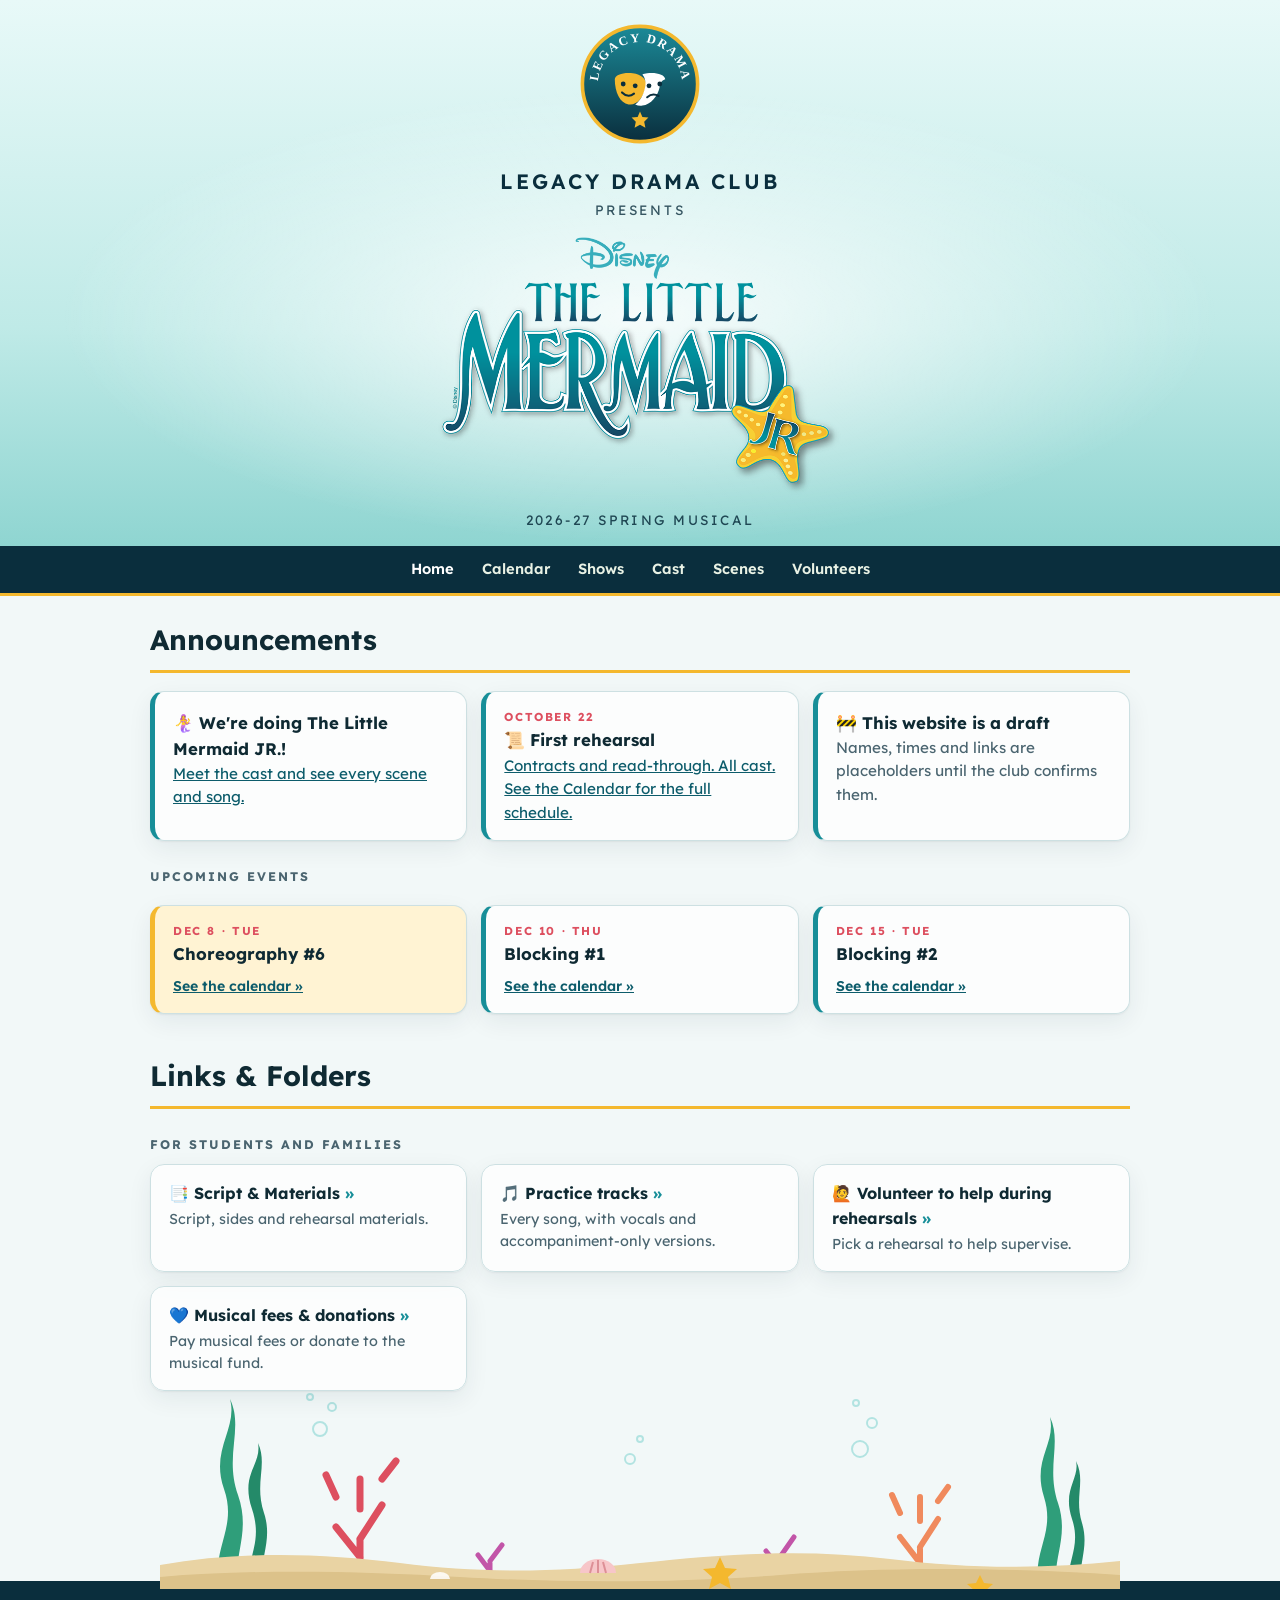
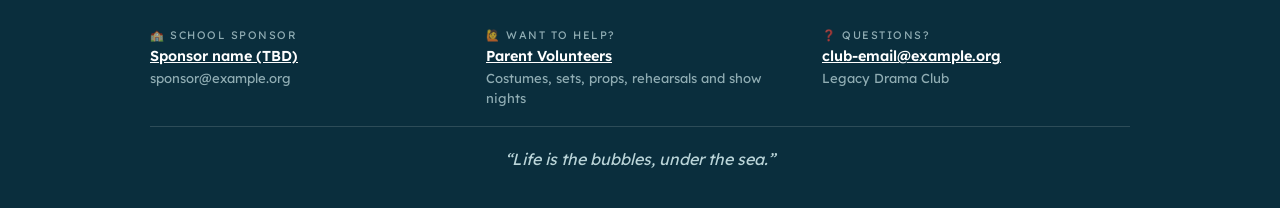
<file: index.html>
<!DOCTYPE html>
<html lang="en">
<head>
<meta charset="utf-8">
<meta name="viewport" content="width=device-width, initial-scale=1">
<title>Legacy Drama Club</title>
<meta name="description" content="Announcements, dates, folders and links for the Legacy Drama Club.">
<link rel="icon" href="assets/img/legacy-drama-logo.svg">
<link rel="preconnect" href="https://fonts.googleapis.com">
<link rel="preconnect" href="https://fonts.gstatic.com" crossorigin>
<link href="https://fonts.googleapis.com/css2?family=Lexend:wght@400;600;700&family=Cinzel:wght@700&display=swap" rel="stylesheet">
<link rel="stylesheet" href="assets/css/site.css?v=6">
</head>
<body>

<a class="skip" href="#main">Skip to content</a>

<header class="masthead">
  <img class="logo-club" src="assets/img/legacy-drama-logo.svg" alt="Legacy Drama Club logo">
  <p class="school" data-site="school">Legacy Drama Club</p>
  <p class="presents">presents</p>
  <img class="logo-show" src="assets/img/little-mermaid-logo.png" alt="Disney's The Little Mermaid JR.">
  <p class="season" data-site="season"></p>
</header>

<nav class="nav">
  <div class="wrap">
    <a href="index.html" aria-current="page">Home</a>
    <a href="calendar.html">Calendar</a>
    <a href="performances.html">Shows</a>
    <a href="cast.html">Cast</a>
    <a href="scenes.html">Scenes</a>
    <a href="volunteers.html">Volunteers</a>
  </div>
</nav>

<main id="main" class="wrap has-art has-reef">
  <h1 class="sr-only">Legacy Drama Club</h1>

  <section id="announcements"></section>

  <section id="links"></section>

  <img class="page-art reef" src="assets/img/reef.svg" alt="" aria-hidden="true">

</main>

<footer class="site">
  <div class="wrap">
    <div class="contact-strip" id="contacts"></div>
    <p id="footer-note"></p>
  </div>
</footer>

<script src="assets/js/site.js?v=6"></script>
</body>
</html>
</file>
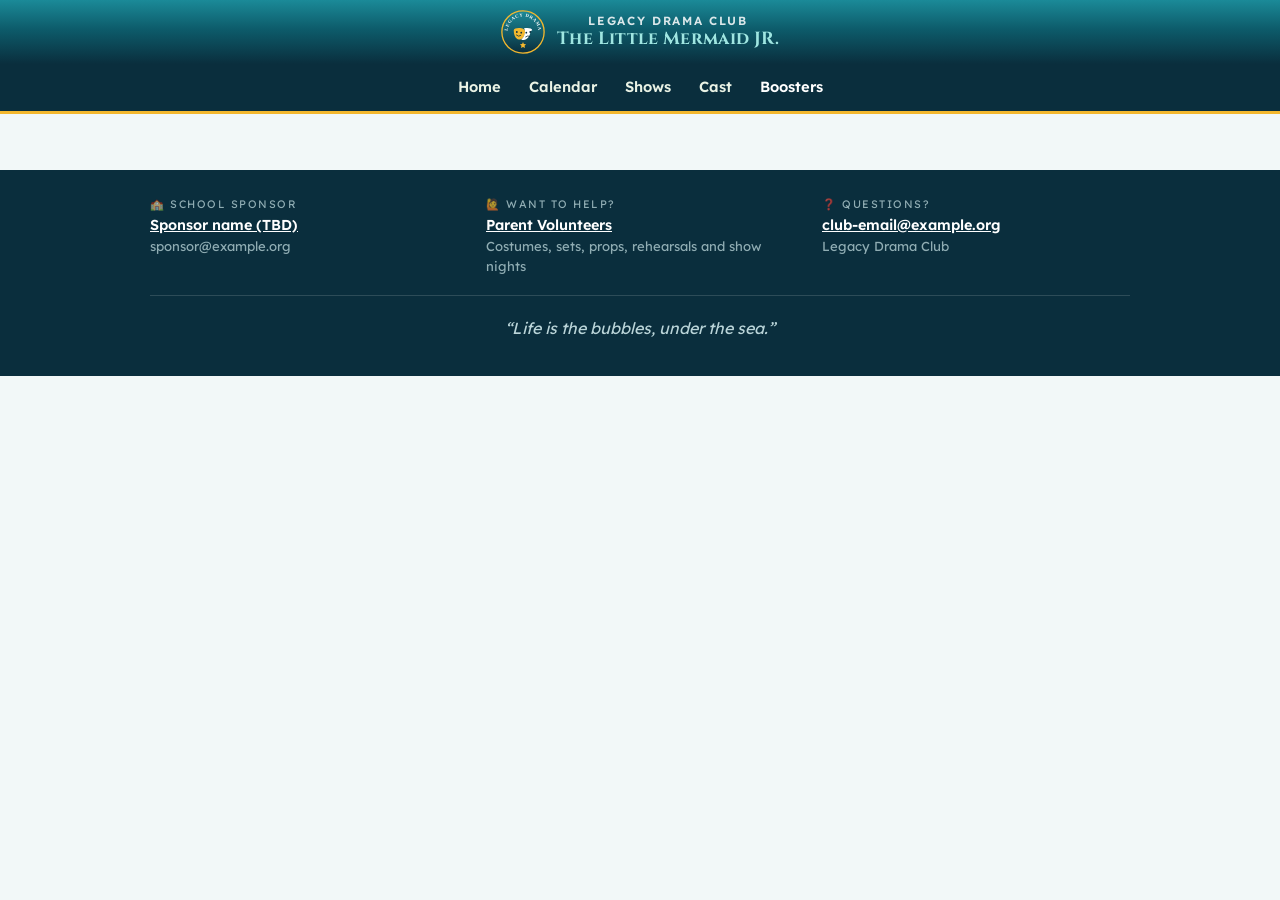
<file: boosters.html>
<!DOCTYPE html>
<html lang="en">
<head>
<meta charset="utf-8">
<meta name="viewport" content="width=device-width, initial-scale=1">
<title>Boosters - Legacy Drama Club</title>
<meta name="description" content="Join or donate to the Legacy Drama Boosters, and see the committees that keep the Drama Club running.">
<link rel="icon" href="assets/img/legacy-drama-logo.svg">
<link rel="preconnect" href="https://fonts.googleapis.com">
<link rel="preconnect" href="https://fonts.gstatic.com" crossorigin>
<link href="https://fonts.googleapis.com/css2?family=Lexend:wght@400;600;700&family=Cinzel:wght@700&display=swap" rel="stylesheet">
<link rel="stylesheet" href="assets/css/site.css?v=2">
</head>
<body>

<a class="skip" href="#main">Skip to content</a>

<header class="masthead is-compact">
  <a class="brand" href="index.html">
    <img class="logo-club" src="assets/img/legacy-drama-logo.svg" alt="">
    <span class="brand-text">
      <span class="school" data-site="school">Legacy Drama Club</span>
      <span class="show" data-site="showTitle">The Little Mermaid JR.</span>
    </span>
  </a>
</header>

<nav class="nav">
  <div class="wrap">
    <a href="index.html">Home</a>
    <a href="calendar.html">Calendar</a>
    <a href="performances.html">Shows</a>
    <a href="cast.html">Cast</a>
    <a href="boosters.html" aria-current="page">Boosters</a>
  </div>
</nav>

<main id="main" class="wrap">
  <h1 class="sr-only">Boosters</h1>
  <section id="boosters"></section>

</main>

<footer class="site">
  <div class="wrap">
    <div class="contact-strip" id="contacts"></div>
    <p id="footer-note"></p>
  </div>
</footer>

<script src="assets/js/site.js?v=2"></script>
</body>
</html>
</file>
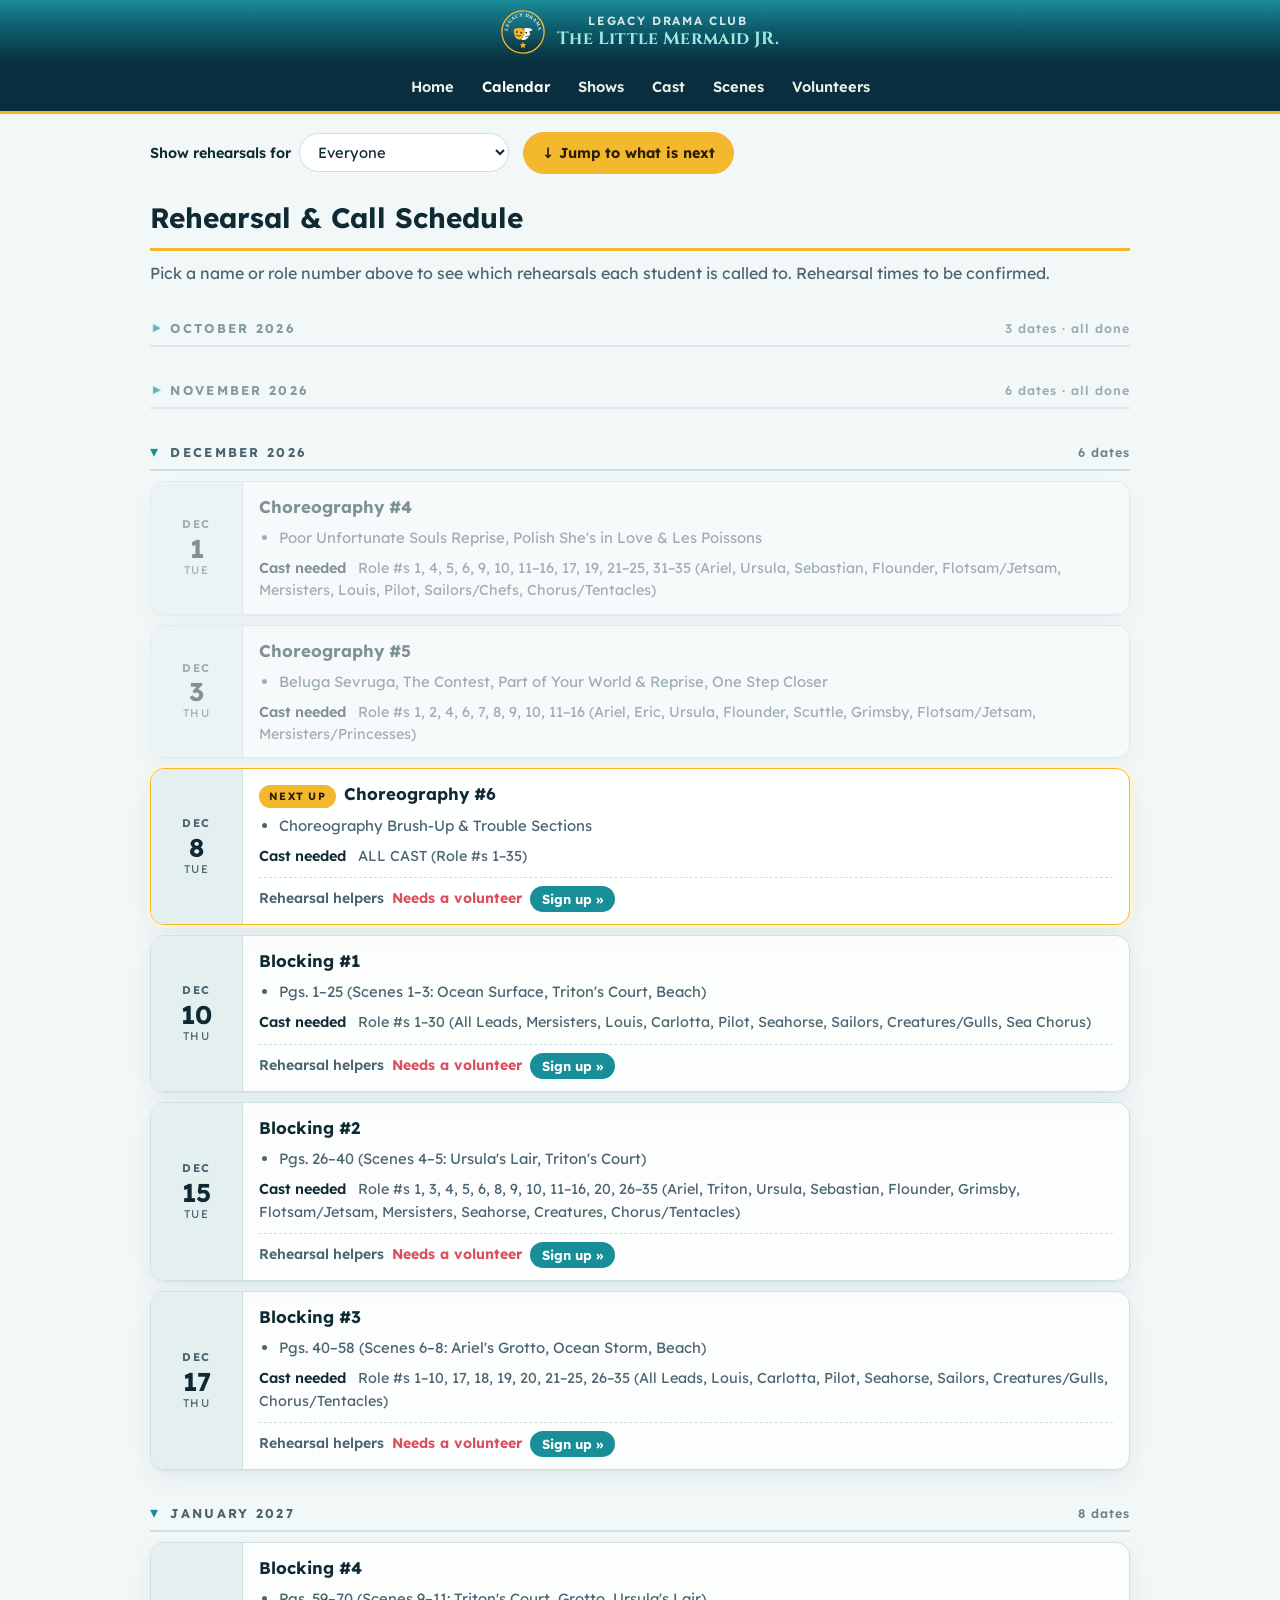
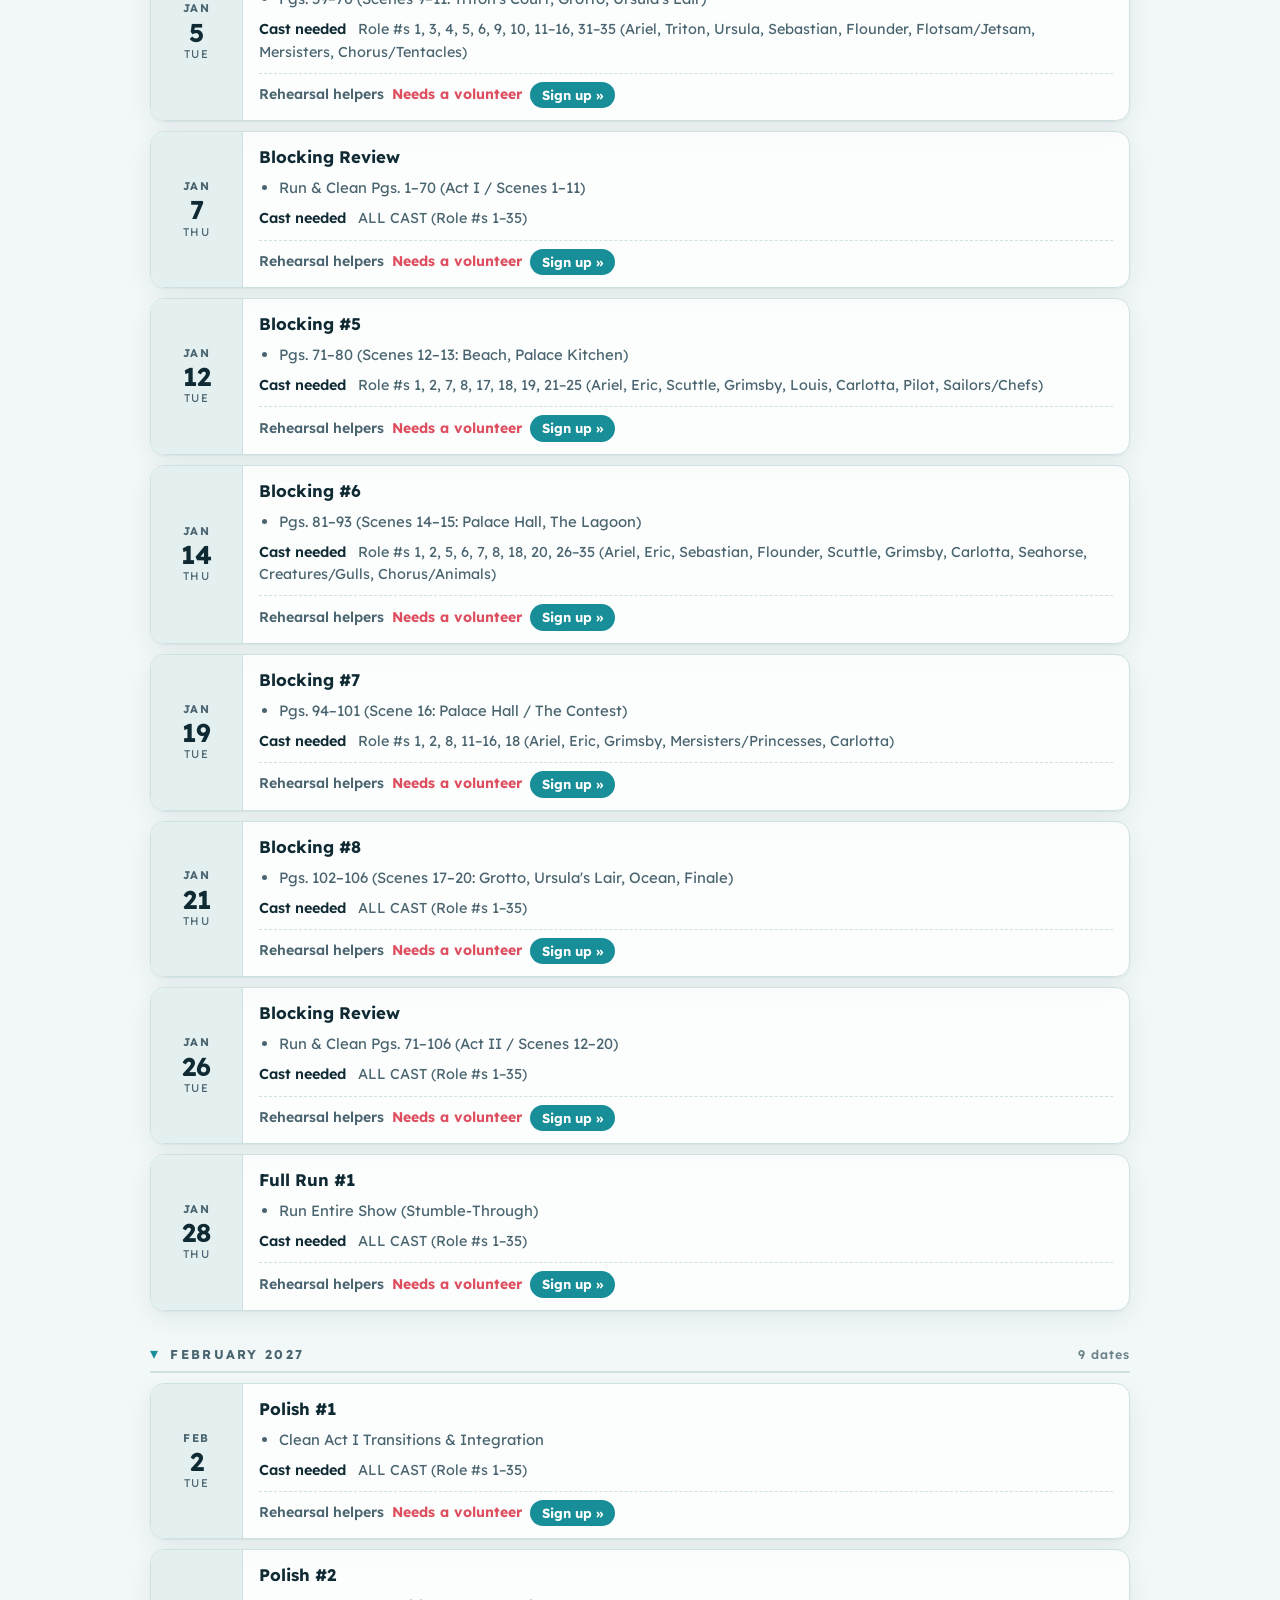
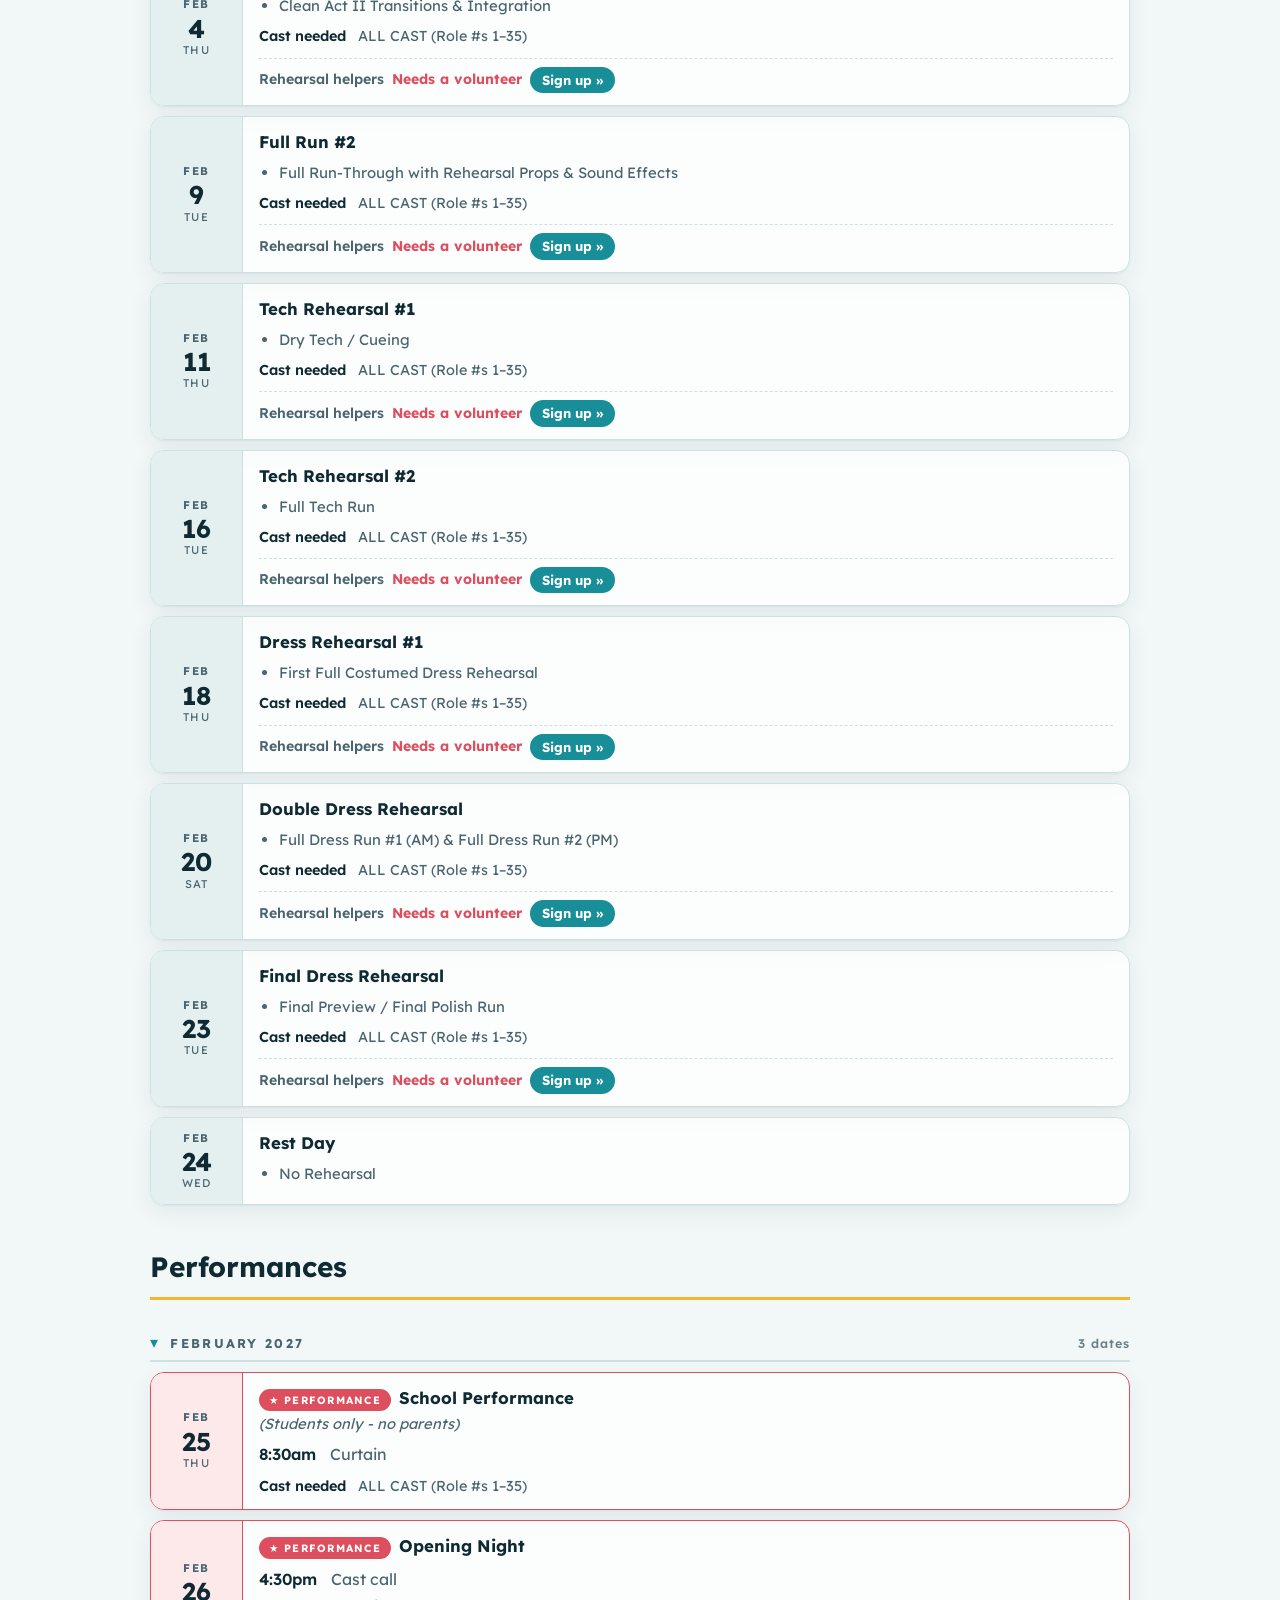
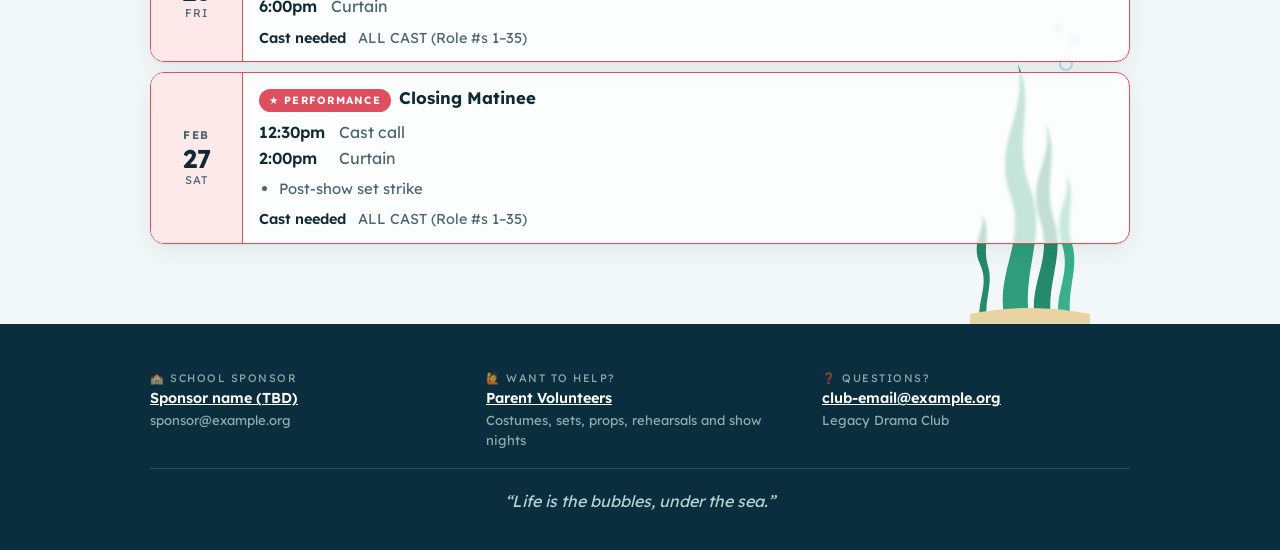
<file: calendar.html>
<!DOCTYPE html>
<html lang="en">
<head>
<meta charset="utf-8">
<meta name="viewport" content="width=device-width, initial-scale=1">
<title>Calendar - Legacy Drama Club</title>
<meta name="description" content="Audition, rehearsal and performance dates for the Legacy Drama Club.">
<link rel="icon" href="assets/img/legacy-drama-logo.svg">
<link rel="preconnect" href="https://fonts.googleapis.com">
<link rel="preconnect" href="https://fonts.gstatic.com" crossorigin>
<link href="https://fonts.googleapis.com/css2?family=Lexend:wght@400;600;700&family=Cinzel:wght@700&display=swap" rel="stylesheet">
<link rel="stylesheet" href="assets/css/site.css?v=6">
</head>
<body>

<a class="skip" href="#main">Skip to content</a>

<header class="masthead is-compact">
  <a class="brand" href="index.html">
    <img class="logo-club" src="assets/img/legacy-drama-logo.svg" alt="">
    <span class="brand-text">
      <span class="school" data-site="school">Legacy Drama Club</span>
      <span class="show" data-site="showTitle">The Little Mermaid JR.</span>
    </span>
  </a>
</header>

<nav class="nav">
  <div class="wrap">
    <a href="index.html">Home</a>
    <a href="calendar.html" aria-current="page">Calendar</a>
    <a href="performances.html">Shows</a>
    <a href="cast.html">Cast</a>
    <a href="scenes.html">Scenes</a>
    <a href="volunteers.html">Volunteers</a>
  </div>
</nav>

<main id="main" class="wrap has-art has-kelp">
  <h1 class="sr-only">Calendar</h1>
  <div id="calendars"></div>

  <img class="page-art kelp" src="assets/img/kelp.svg" alt="" aria-hidden="true">

</main>

<footer class="site">
  <div class="wrap">
    <div class="contact-strip" id="contacts"></div>
    <p id="footer-note"></p>
  </div>
</footer>

<script src="assets/js/site.js?v=6"></script>
</body>
</html>
</file>
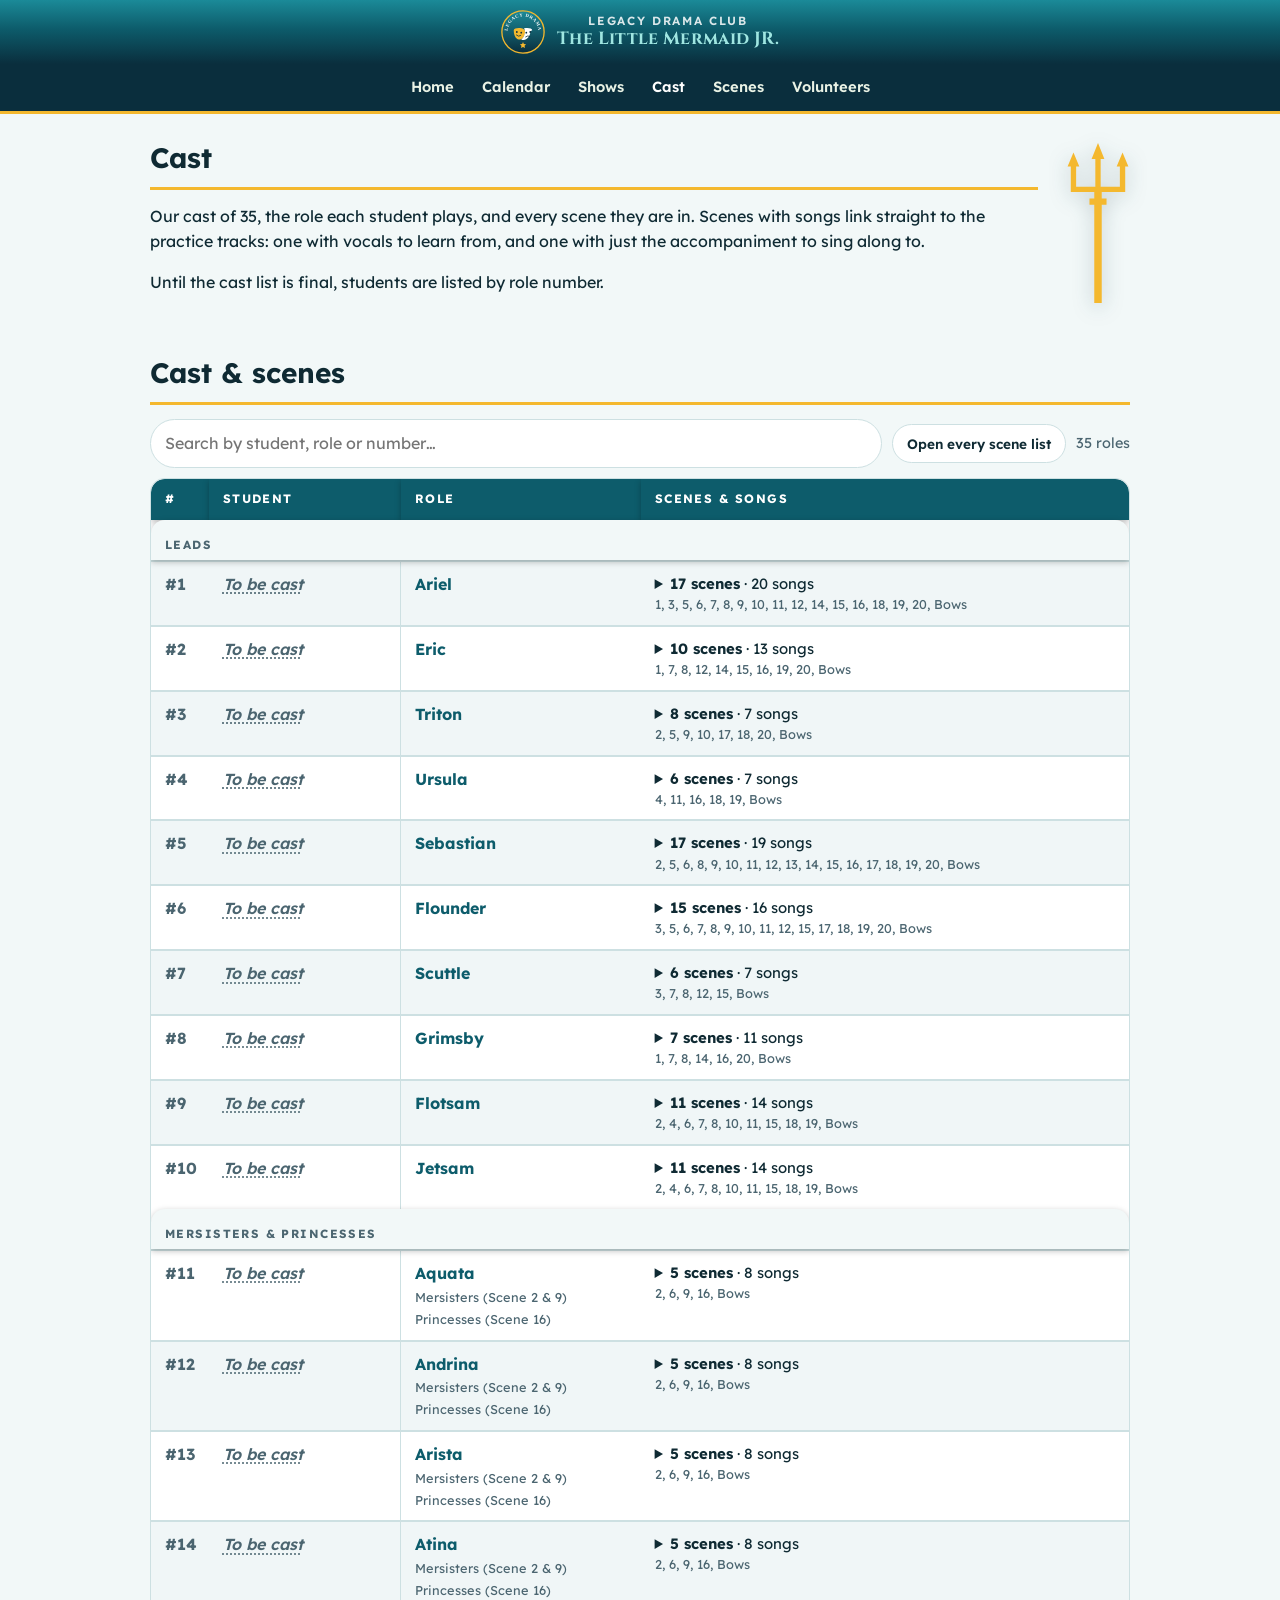
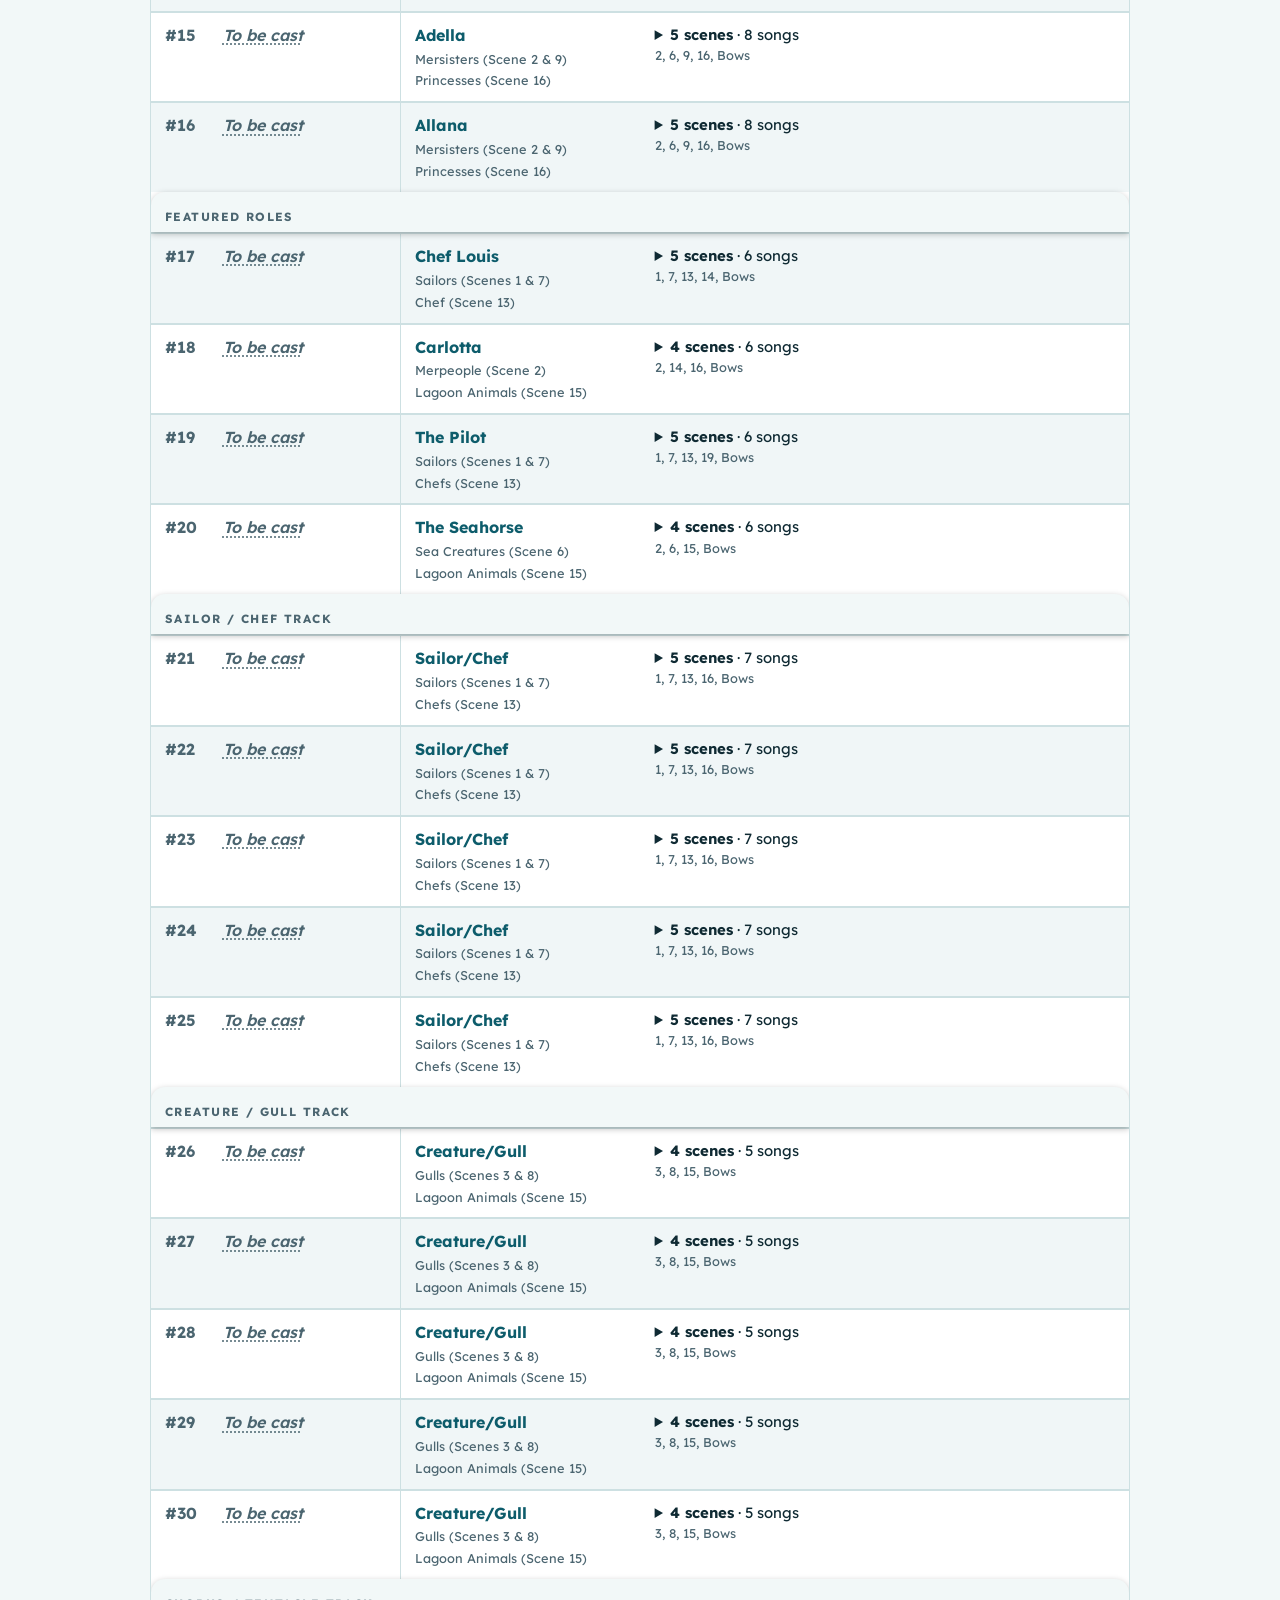
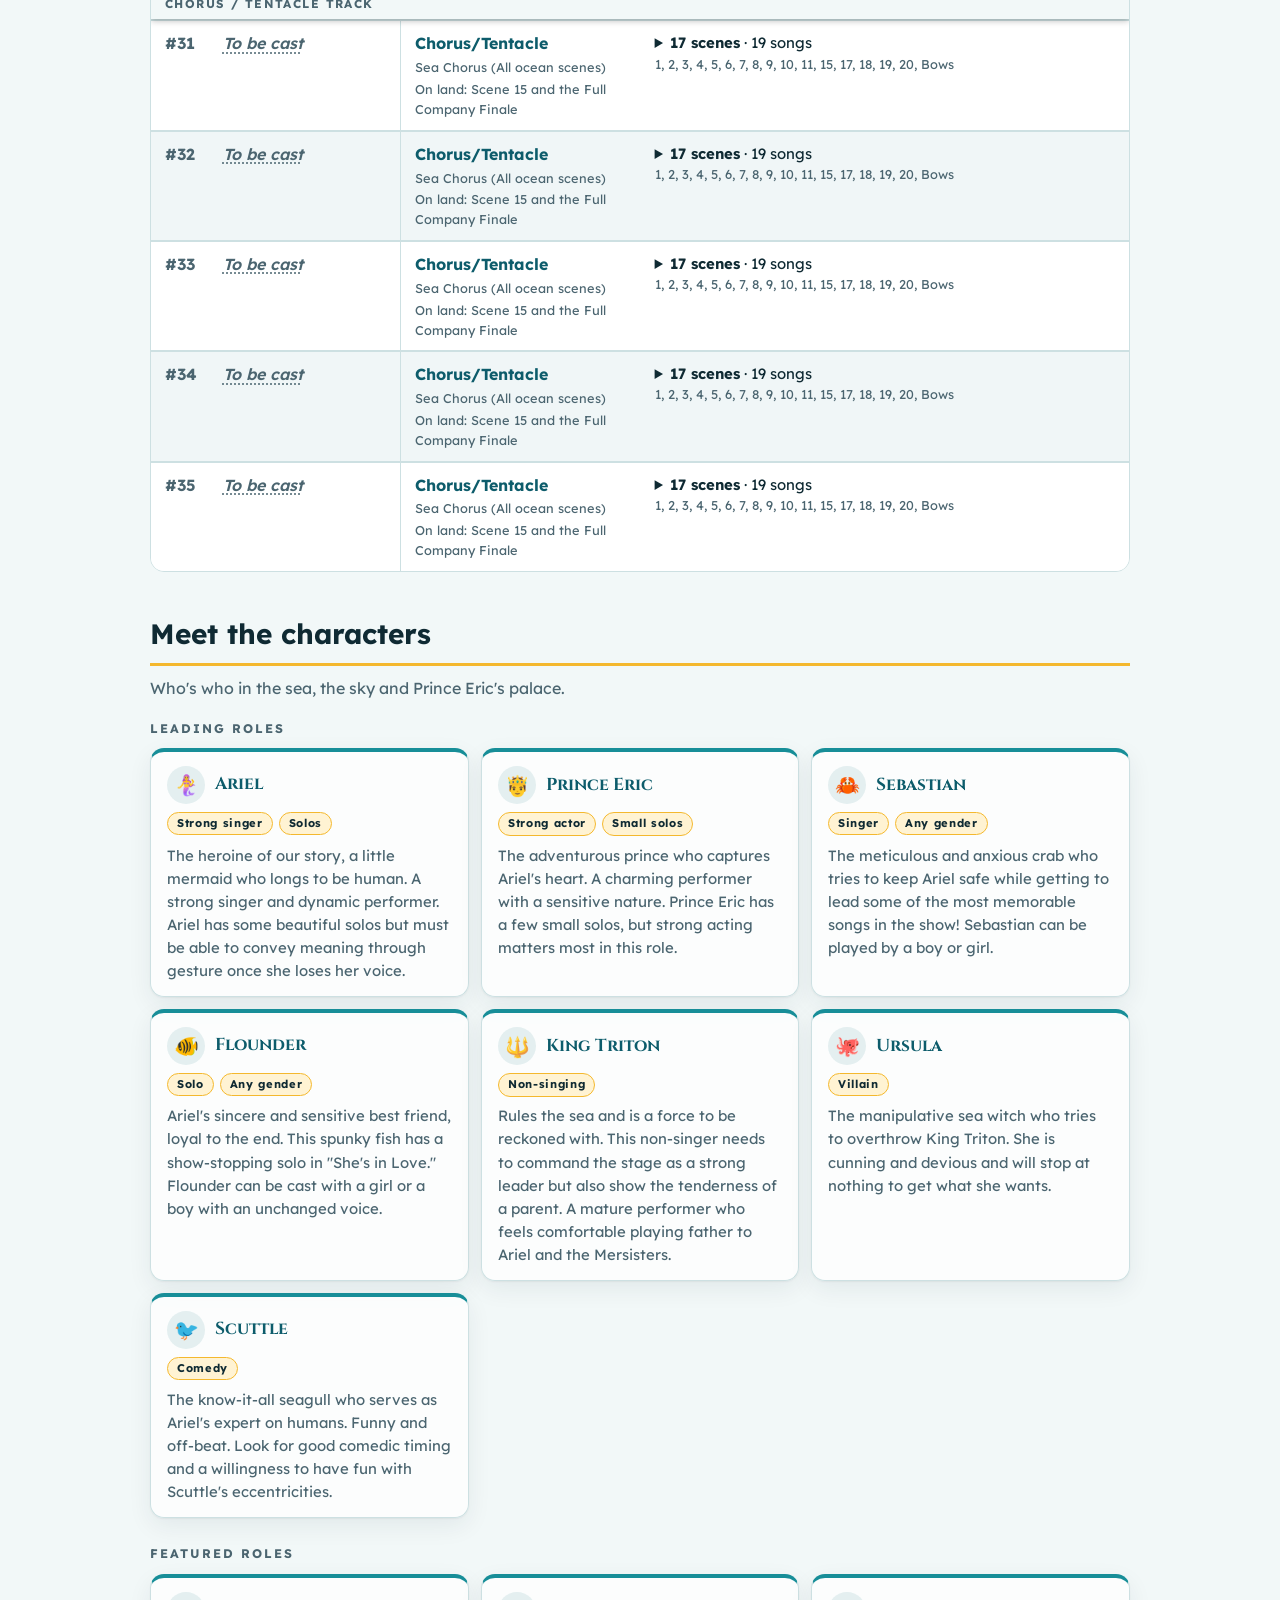
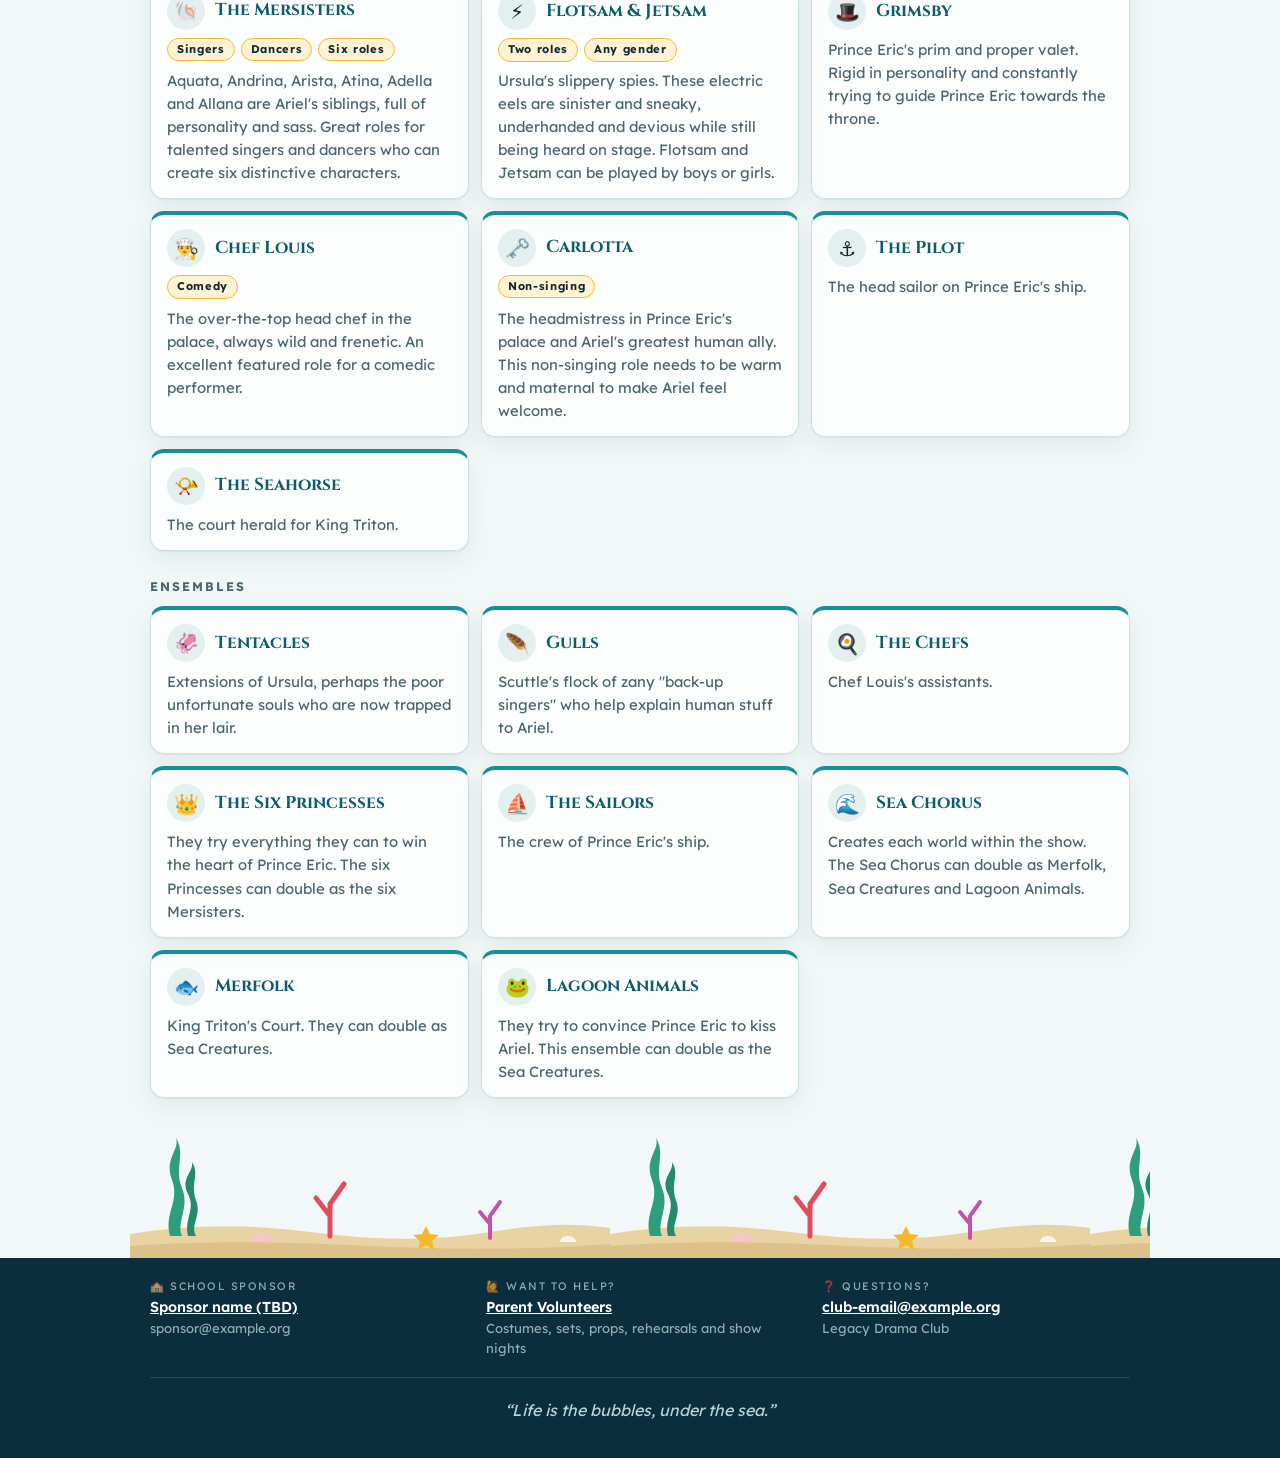
<file: cast.html>
<!DOCTYPE html>
<html lang="en">
<head>
<meta charset="utf-8">
<meta name="viewport" content="width=device-width, initial-scale=1">
<title>Cast - Legacy Drama Club</title>
<meta name="description" content="Characters and cast list for The Little Mermaid JR. at Legacy.">
<link rel="icon" href="assets/img/legacy-drama-logo.svg">
<link rel="preconnect" href="https://fonts.googleapis.com">
<link rel="preconnect" href="https://fonts.gstatic.com" crossorigin>
<link href="https://fonts.googleapis.com/css2?family=Lexend:wght@400;600;700&family=Cinzel:wght@700&display=swap" rel="stylesheet">
<link rel="stylesheet" href="assets/css/site.css?v=6">
</head>
<body>

<a class="skip" href="#main">Skip to content</a>

<header class="masthead is-compact">
  <a class="brand" href="index.html">
    <img class="logo-club" src="assets/img/legacy-drama-logo.svg" alt="">
    <span class="brand-text">
      <span class="school" data-site="school">Legacy Drama Club</span>
      <span class="show" data-site="showTitle">The Little Mermaid JR.</span>
    </span>
  </a>
</header>

<nav class="nav">
  <div class="wrap">
    <a href="index.html">Home</a>
    <a href="calendar.html">Calendar</a>
    <a href="performances.html">Shows</a>
    <a href="cast.html" aria-current="page">Cast</a>
    <a href="scenes.html">Scenes</a>
    <a href="volunteers.html">Volunteers</a>
  </div>
</nav>

<main id="main" class="wrap has-art has-seafloor">
  <h1 class="sr-only">Cast</h1>
  <section id="cast"></section>

</main>

  <div class="seafloor" aria-hidden="true"></div>

<footer class="site">
  <div class="wrap">
    <div class="contact-strip" id="contacts"></div>
    <p id="footer-note"></p>
  </div>
</footer>

<script src="assets/js/site.js?v=6"></script>
</body>
</html>
</file>
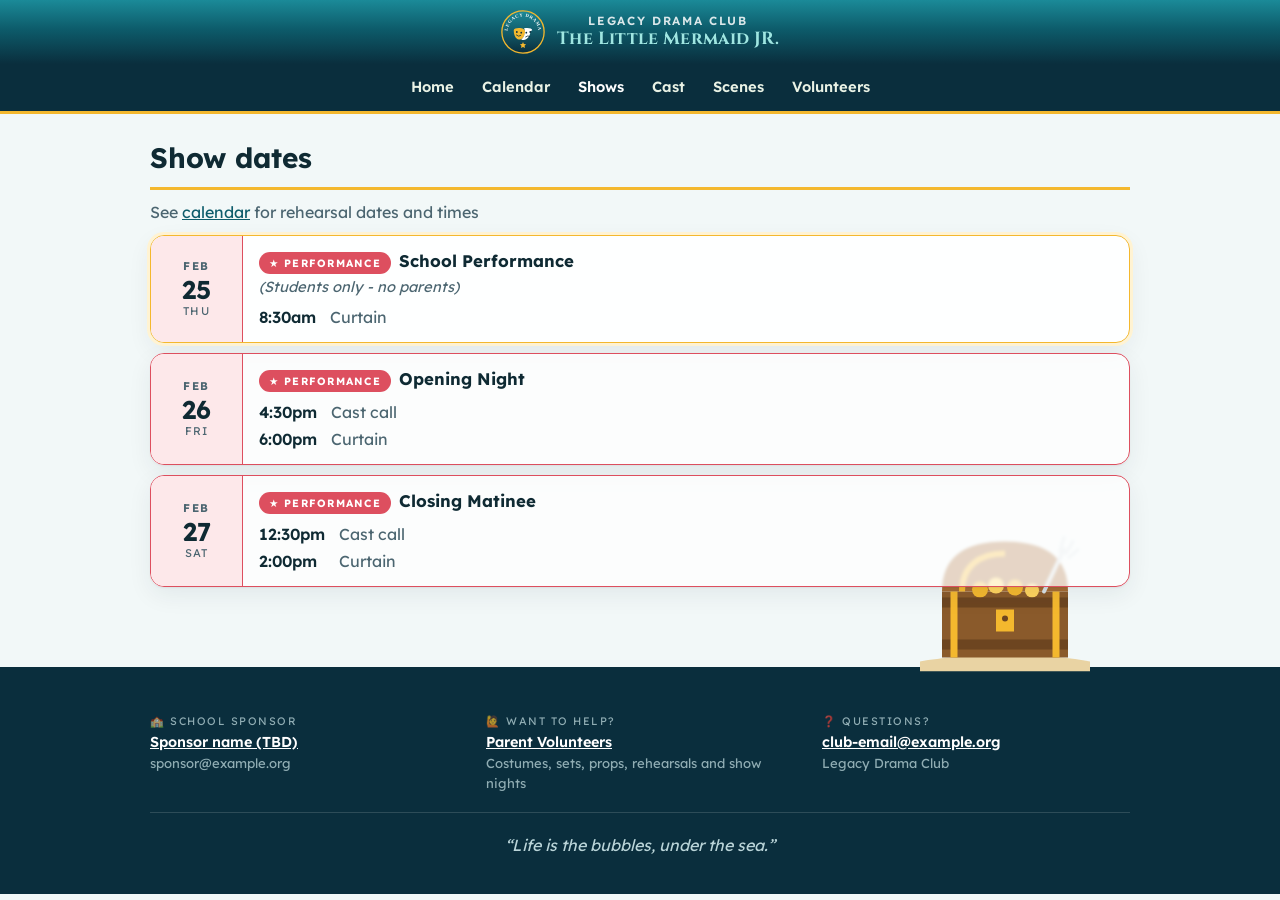
<file: performances.html>
<!DOCTYPE html>
<html lang="en">
<head>
<meta charset="utf-8">
<meta name="viewport" content="width=device-width, initial-scale=1">
<title>Shows - Legacy Drama Club</title>
<meta name="description" content="Show dates and call times for The Little Mermaid JR. at Legacy.">
<link rel="icon" href="assets/img/legacy-drama-logo.svg">
<link rel="preconnect" href="https://fonts.googleapis.com">
<link rel="preconnect" href="https://fonts.gstatic.com" crossorigin>
<link href="https://fonts.googleapis.com/css2?family=Lexend:wght@400;600;700&family=Cinzel:wght@700&display=swap" rel="stylesheet">
<link rel="stylesheet" href="assets/css/site.css?v=6">
</head>
<body>

<a class="skip" href="#main">Skip to content</a>

<header class="masthead is-compact">
  <a class="brand" href="index.html">
    <img class="logo-club" src="assets/img/legacy-drama-logo.svg" alt="">
    <span class="brand-text">
      <span class="school" data-site="school">Legacy Drama Club</span>
      <span class="show" data-site="showTitle">The Little Mermaid JR.</span>
    </span>
  </a>
</header>

<nav class="nav">
  <div class="wrap">
    <a href="index.html">Home</a>
    <a href="calendar.html">Calendar</a>
    <a href="performances.html" aria-current="page">Shows</a>
    <a href="cast.html">Cast</a>
    <a href="scenes.html">Scenes</a>
    <a href="volunteers.html">Volunteers</a>
  </div>
</nav>

<main id="main" class="wrap has-art has-chest">
  <h1 class="sr-only">Shows</h1>
  <div id="performances"></div>

  <img class="page-art chest" src="assets/img/chest.svg" alt="" aria-hidden="true">

</main>

<footer class="site">
  <div class="wrap">
    <div class="contact-strip" id="contacts"></div>
    <p id="footer-note"></p>
  </div>
</footer>

<script src="assets/js/site.js?v=6"></script>
</body>
</html>
</file>
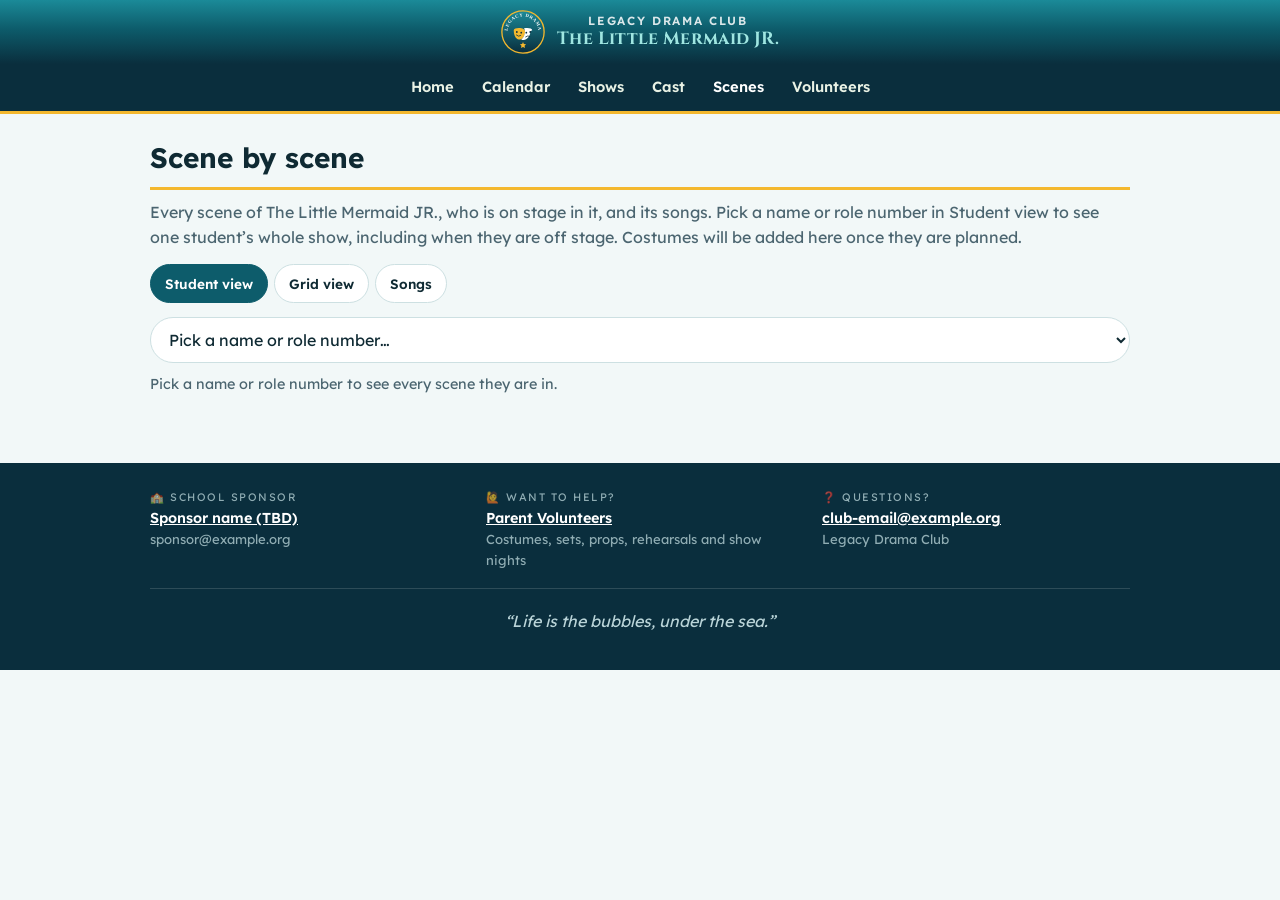
<file: scenes.html>
<!DOCTYPE html>
<html lang="en">
<head>
<meta charset="utf-8">
<meta name="viewport" content="width=device-width, initial-scale=1">
<title>Scenes - Legacy Drama Club</title>
<meta name="description" content="Scene by scene: who is on stage in The Little Mermaid JR., and the songs in each scene.">
<link rel="icon" href="assets/img/legacy-drama-logo.svg">
<link rel="preconnect" href="https://fonts.googleapis.com">
<link rel="preconnect" href="https://fonts.gstatic.com" crossorigin>
<link href="https://fonts.googleapis.com/css2?family=Lexend:wght@400;600;700&family=Cinzel:wght@700&display=swap" rel="stylesheet">
<link rel="stylesheet" href="assets/css/site.css?v=6">
</head>
<body>

<a class="skip" href="#main">Skip to content</a>

<header class="masthead is-compact">
  <a class="brand" href="index.html">
    <img class="logo-club" src="assets/img/legacy-drama-logo.svg" alt="">
    <span class="brand-text">
      <span class="school" data-site="school">Legacy Drama Club</span>
      <span class="show" data-site="showTitle">The Little Mermaid JR.</span>
    </span>
  </a>
</header>

<nav class="nav">
  <div class="wrap">
    <a href="index.html">Home</a>
    <a href="calendar.html">Calendar</a>
    <a href="performances.html">Shows</a>
    <a href="cast.html">Cast</a>
    <a href="scenes.html" aria-current="page">Scenes</a>
    <a href="volunteers.html">Volunteers</a>
  </div>
</nav>

<main id="main" class="wrap">
  <h1 class="sr-only">Scenes</h1>
  <section id="scenes"></section>

</main>

<footer class="site">
  <div class="wrap">
    <div class="contact-strip" id="contacts"></div>
    <p id="footer-note"></p>
  </div>
</footer>

<script src="assets/js/site.js?v=6"></script>
</body>
</html>
</file>
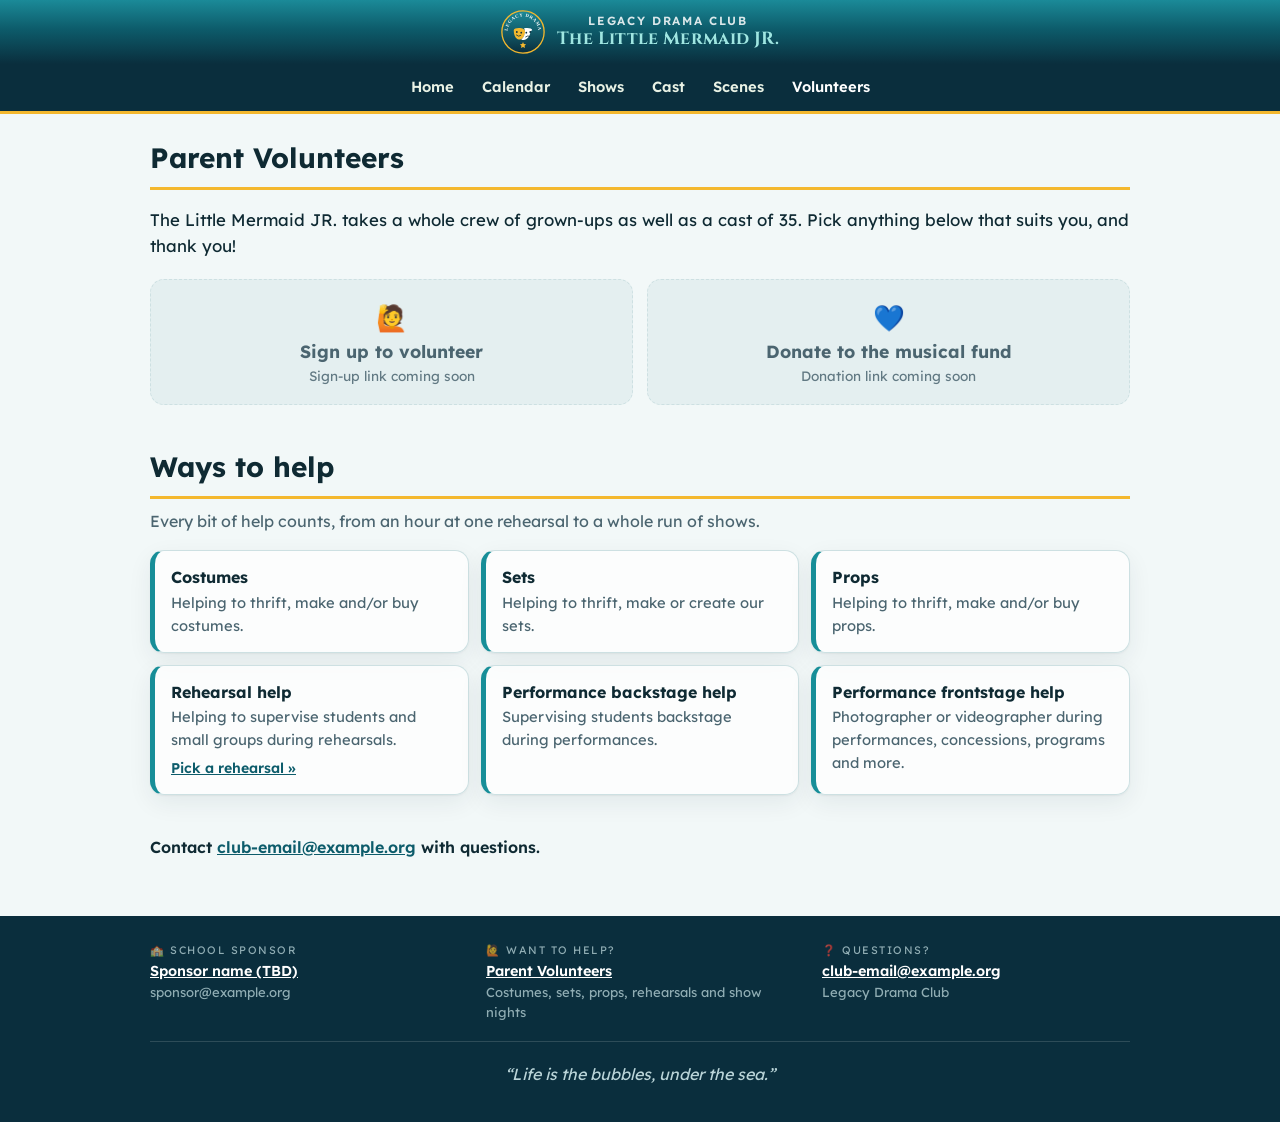
<file: volunteers.html>
<!DOCTYPE html>
<html lang="en">
<head>
<meta charset="utf-8">
<meta name="viewport" content="width=device-width, initial-scale=1">
<title>Parent Volunteers - Legacy Drama Club</title>
<meta name="description" content="Ways for parents to help with The Little Mermaid JR., and the musical fund.">
<link rel="icon" href="assets/img/legacy-drama-logo.svg">
<link rel="preconnect" href="https://fonts.googleapis.com">
<link rel="preconnect" href="https://fonts.gstatic.com" crossorigin>
<link href="https://fonts.googleapis.com/css2?family=Lexend:wght@400;600;700&family=Cinzel:wght@700&display=swap" rel="stylesheet">
<link rel="stylesheet" href="assets/css/site.css?v=6">
</head>
<body>

<a class="skip" href="#main">Skip to content</a>

<header class="masthead is-compact">
  <a class="brand" href="index.html">
    <img class="logo-club" src="assets/img/legacy-drama-logo.svg" alt="">
    <span class="brand-text">
      <span class="school" data-site="school">Legacy Drama Club</span>
      <span class="show" data-site="showTitle">The Little Mermaid JR.</span>
    </span>
  </a>
</header>

<nav class="nav">
  <div class="wrap">
    <a href="index.html">Home</a>
    <a href="calendar.html">Calendar</a>
    <a href="performances.html">Shows</a>
    <a href="cast.html">Cast</a>
    <a href="scenes.html">Scenes</a>
    <a href="volunteers.html" aria-current="page">Volunteers</a>
  </div>
</nav>

<main id="main" class="wrap">
  <h1 class="sr-only">Parent Volunteers</h1>
  <section id="volunteers"></section>

</main>

<footer class="site">
  <div class="wrap">
    <div class="contact-strip" id="contacts"></div>
    <p id="footer-note"></p>
  </div>
</footer>

<script src="assets/js/site.js?v=6"></script>
</body>
</html>
</file>
<file: assets/css/site.css>
/* ==========================================================================
   Legacy Drama Club - site styles (under the sea)
   You normally do not need to edit this file. Content lives in /data/*.json
   ========================================================================== */

:root {
  --sea-900: #0a2e3d;      /* the deep: nav, footer, table heads */
  --sea-700: #0d5c6b;
  --sea-500: #178e98;      /* the teal of the show logo */
  --sea-300: #7fd3d0;
  --gold: #f4b82e;         /* the starfish */
  --gold-soft: #fff3d3;
  --coral: #dd4f5f;        /* performances */
  --coral-soft: #fde8ea;
  --violet: #6c3f9e;       /* Ursula */
  --violet-soft: #efe6f8;

  --bg: #f2f8f8;
  --bg-raised: #ffffff;
  --bg-sunken: #e4eff0;
  --ink: #0f2a33;
  --ink-soft: #4b6570;
  --line: #cde0e2;

  --radius: 14px;
  --shadow: 0 1px 2px rgba(10, 46, 61, .06), 0 8px 24px rgba(10, 46, 61, .07);
  --wrap: 1020px;
  --navh: 50px;   /* height of the sticky nav bar; sticky headers park below it */
  --art-inset: 28px;        /* how far the scenery is held in from the content column */
  --art-inset-wide: 60px;
  --show-accent: #9fe6e1;  /* the show title in the slim header */
  --font: "Lexend", ui-sans-serif, system-ui, "Segoe UI", Roboto, Helvetica, Arial, sans-serif;

  color-scheme: light;
}

@media (prefers-color-scheme: dark) {
  :root:not([data-theme="light"]) {
    --bg: #06171e;
    --bg-raised: #0d2530;
    --bg-sunken: #0a1d26;
    --ink: #e6f4f5;
    --ink-soft: #9bbac1;
    --line: #1d3b47;
    --coral-soft: #3b1a20;
    --gold-soft: #3a2f12;
    --violet-soft: #2a1f3b;
    --sea-300: #86dcd8;
    color-scheme: dark;
  }
}

:root[data-theme="dark"] {
  --bg: #06171e;
  --bg-raised: #0d2530;
  --bg-sunken: #0a1d26;
  --ink: #e6f4f5;
  --ink-soft: #9bbac1;
  --line: #1d3b47;
  --coral-soft: #3b1a20;
  --gold-soft: #3a2f12;
  --violet-soft: #2a1f3b;
  --sea-300: #86dcd8;
  color-scheme: dark;
}

* { box-sizing: border-box; }

body {
  margin: 0;
  background: var(--bg);
  color: var(--ink);
  font-family: var(--font);
  font-size: 16px;
  line-height: 1.55;
  -webkit-font-smoothing: antialiased;
}

a { color: var(--sea-700); }
@media (prefers-color-scheme: dark) {
  :root:not([data-theme="light"]) a { color: var(--sea-300); }
}
:root[data-theme="dark"] a { color: var(--sea-300); }

.wrap { width: 100%; max-width: var(--wrap); margin: 0 auto; padding: 0 20px; }

/* ---------- Banner ---------- */
.banner {
  background: var(--gold);
  color: #2a1d00;
  text-align: center;
  font-weight: 600;
  font-size: .95rem;
  padding: 10px 20px;
}

/* ---------- Header ---------- */
.masthead {
  background: linear-gradient(180deg, #1b8a98 0%, var(--sea-700) 45%, var(--sea-900) 100%);
  color: #fff;
  text-align: center;
  padding: 24px 20px 16px;
}
.masthead a { color: #fff; }
/* The home page's big header is the sunlit surface of the lagoon: the show logo
   is drawn in teal for a light background and vanishes against the deep. */
.masthead:not(.is-compact) {
  background:
    radial-gradient(ellipse 60% 55% at 50% 58%, rgba(255, 255, 255, .85), transparent 75%),
    linear-gradient(180deg, #e8f9f8 0%, #bfeae7 60%, #8fd5d1 100%);
  color: var(--sea-900);
}
@media (prefers-color-scheme: dark) {
  :root:not([data-theme="light"]) .masthead:not(.is-compact) {
    background:
      radial-gradient(ellipse 60% 55% at 50% 58%, rgba(255, 255, 255, .7), transparent 75%),
      linear-gradient(180deg, #cdeeed 0%, #a6dcd9 60%, #6fbfbd 100%);
  }
}
:root[data-theme="dark"] .masthead:not(.is-compact) {
  background:
    radial-gradient(ellipse 60% 55% at 50% 58%, rgba(255, 255, 255, .7), transparent 75%),
    linear-gradient(180deg, #cdeeed 0%, #a6dcd9 60%, #6fbfbd 100%);
}
.masthead .school {
  font-size: clamp(1rem, 2.6vw, 1.3rem);
  letter-spacing: .14em;
  text-transform: uppercase;
  margin: 14px 0 2px;
  font-weight: 600;
}
.masthead .presents {
  font-size: .85rem; letter-spacing: .2em; text-transform: uppercase;
  opacity: .8; margin: 0 0 14px;
}
.masthead .season {
  font-size: .85rem; letter-spacing: .18em; text-transform: uppercase;
  opacity: .85; margin: 8px 0 0;
}
.masthead h1 {
  font-size: clamp(1.6rem, 5vw, 2.4rem);
  margin: 0;
  line-height: 1.15;
}
.logo-club { width: 120px; height: auto; }
.logo-show { width: min(420px, 80%); height: auto; margin: 6px auto 0; display: block; }

/* Every page but the home page wears a slim version of the header. */
.masthead.is-compact { padding: 10px 20px; }
.masthead.is-compact .brand {
  display: flex; align-items: center; justify-content: center; gap: 12px;
  text-decoration: none; color: #fff;
}
.masthead.is-compact .logo-club { width: 44px; }
.masthead.is-compact .brand-text { display: flex; flex-direction: column; line-height: 1.25; }
.masthead.is-compact .school {
  font-size: .74rem; letter-spacing: .14em; text-transform: uppercase;
  opacity: .85; margin: 0; font-weight: 600;
}
.masthead.is-compact .show {
  font-family: "Cinzel", Georgia, serif; font-weight: 700;
  font-size: 1.1rem; letter-spacing: .02em;
  color: var(--show-accent);
}
@media (max-width: 480px) {
  .masthead.is-compact .school { font-size: .62rem; letter-spacing: .1em; }
  .masthead.is-compact .show { font-size: 1.02rem; }
}

/* ---------- Nav ---------- */
.nav {
  background: var(--sea-900);
  border-bottom: 3px solid var(--gold);
  position: sticky; top: 0; z-index: 30;
}
.nav .wrap {
  display: flex; gap: 2px; flex-wrap: nowrap; justify-content: center;
  padding: 0 8px; overflow-x: auto; scrollbar-width: none;
}
.nav .wrap::-webkit-scrollbar { display: none; }
.nav a {
  color: #e9f2e5; text-decoration: none; white-space: nowrap;
  padding: 12px 13px; font-size: .92rem; font-weight: 600;
  border-bottom: 3px solid transparent; margin-bottom: -3px;
}
@media (max-width: 480px) {
  .nav a { padding: 12px 9px; font-size: .84rem; }
}
@media (max-width: 760px) {
  :root { --art-inset: 14px; --art-inset-wide: 24px; }
}
.nav a:hover { color: #fff; border-bottom-color: var(--sea-300); }
.nav a[aria-current="page"] { color: #fff; border-bottom-color: var(--gold); }

/* ---------- Contact strip ---------- */
/* Contacts sit quietly in the footer on every page. */
.contact-strip {
  display: grid; gap: 10px 28px; grid-template-columns: repeat(auto-fit, minmax(200px, 1fr));
  margin: 0 0 20px; padding-bottom: 18px;
  border-bottom: 1px solid rgba(255, 255, 255, .14);
  text-align: left;
}
.contact-card .label {
  font-size: .68rem; letter-spacing: .14em; text-transform: uppercase;
  opacity: .7; margin-bottom: 1px;
}
.contact-card .value { font-weight: 600; word-break: break-word; }
.contact-card .detail { opacity: .7; font-size: .82rem; word-break: break-word; }

/* ---------- Sections ---------- */
section { margin: 40px 0; scroll-margin-top: 70px; }
main > section:first-of-type, main > div:first-of-type > section:first-of-type { margin-top: 22px; }
main > div:first-of-type > .jump-bar { margin-top: 18px; }
h2 {
  font-size: clamp(1.3rem, 3.4vw, 1.75rem);
  margin: 0 0 6px;
  padding-bottom: 8px;
  border-bottom: 3px solid var(--gold);
}
h3 {
  font-size: .78rem; letter-spacing: .16em; text-transform: uppercase;
  color: var(--ink-soft); margin: 26px 0 10px;
}
.section-intro { color: var(--ink-soft); margin: 10px 0 0; }
p.lead { font-size: 1.05rem; }

/* ---------- Announcements ---------- */
.announce-grid {
  display: grid; gap: 14px; grid-template-columns: repeat(auto-fit, minmax(260px, 1fr));
  margin-top: 18px;
}
.announce {
  background: var(--bg-raised); border: 1px solid var(--line);
  border-left: 5px solid var(--sea-500);
  border-radius: var(--radius); padding: 16px 18px; box-shadow: var(--shadow);
}
.announce .when {
  font-size: .72rem; letter-spacing: .14em; text-transform: uppercase;
  color: var(--coral); font-weight: 700;
}
.announce .title { font-weight: 700; font-size: 1.05rem; margin-top: 2px; }
.announce .detail { color: var(--ink-soft); font-size: .95rem; }
.announce .detail strong { color: var(--ink); font-variant-numeric: tabular-nums; }
.announce .more { display: inline-block; margin-top: 8px; font-size: .88rem; font-weight: 600; }
.announce.is-show { border-left-color: var(--coral); }
.announce.is-next { border-left-color: var(--gold); background: var(--gold-soft); }

/* ---------- Links ---------- */
.link-grid {
  display: grid; gap: 14px; grid-template-columns: repeat(auto-fit, minmax(280px, 1fr));
}
.link-card {
  display: block; text-decoration: none; color: inherit;
  background: var(--bg-raised); border: 1px solid var(--line);
  border-radius: var(--radius); padding: 16px 18px; box-shadow: var(--shadow);
  transition: transform .12s ease, border-color .12s ease;
}
.link-card:hover { transform: translateY(-2px); border-color: var(--sea-500); }
.link-card .title { font-weight: 700; }
.link-card .title .arrow { color: var(--sea-500); }
.link-card .note { color: var(--ink-soft); font-size: .9rem; margin-top: 2px; }

/* ---------- Calendar ---------- */
.jump-bar { margin: 20px 0 0; display: flex; flex-wrap: wrap; align-items: center; gap: 10px 14px; }
.cast-picker { display: inline-flex; align-items: center; gap: 8px; flex-wrap: wrap; }
.cast-picker-label { font-weight: 600; font-size: .9rem; }
.cast-picker select {
  font: inherit; font-size: .92rem; color: var(--ink);
  background: var(--bg-raised); border: 1px solid var(--line); border-radius: 999px;
  padding: 8px 14px; min-width: 210px; max-width: 100%;
}
.cast-picker select:focus-visible { outline: 3px solid var(--gold); outline-offset: 2px; }
.jump {
  font: inherit; font-size: .9rem; font-weight: 700; cursor: pointer;
  background: var(--gold); color: #2a1d00;
  border: 1px solid var(--gold); border-radius: 999px; padding: 9px 18px;
}
.jump:hover { filter: brightness(1.06); }
.jump:focus-visible { outline: 3px solid var(--sea-500); outline-offset: 2px; }
details.month { margin: 26px 0 0; }
.month-label {
  position: sticky; top: var(--navh); z-index: 5;
  background: var(--bg); cursor: pointer; list-style: none;
  display: flex; align-items: baseline; gap: 10px;
  font-size: .8rem; letter-spacing: .18em; text-transform: uppercase;
  color: var(--ink-soft); font-weight: 700;
  padding: 8px 0 6px; border-bottom: 2px solid var(--line);
}
.month-label::-webkit-details-marker { display: none; }
.month-label::before {
  content: "\25be"; font-size: 1rem; line-height: 1;
  transition: transform .15s ease; color: var(--sea-500);
}
details.month:not([open]) > .month-label::before { transform: rotate(-90deg); }
.month-label:hover { color: var(--ink); }
.month-label:focus-visible { outline: 3px solid var(--gold); outline-offset: 2px; }
.month-count {
  margin-left: auto; letter-spacing: .08em; font-weight: 600; text-transform: none;
  font-size: .78rem; opacity: .8;
}
details.month.is-done > .month-label { opacity: .65; }
.events { display: grid; gap: 10px; padding-top: 10px; }
/* An explicit display on a details child would otherwise defeat the collapse. */
details.month:not([open]) > .events { display: none; }

.event {
  /* Clears the sticky nav and the sticky month heading when jumped to. */
  scroll-margin-top: calc(var(--navh) + 46px);
  display: grid; grid-template-columns: 92px 1fr;
  background: var(--bg-raised); border: 1px solid var(--line);
  border-radius: var(--radius); overflow: hidden;
  box-shadow: var(--shadow);
}
.event .date {
  background: var(--bg-sunken); padding: 12px 8px; text-align: center;
  border-right: 1px solid var(--line);
  display: flex; flex-direction: column; justify-content: center;
}
.event .date .mon {
  font-size: .7rem; letter-spacing: .14em; text-transform: uppercase;
  color: var(--ink-soft); font-weight: 700;
}
.event .date .num { font-size: 1.6rem; font-weight: 700; line-height: 1.1; }
.event .date .wd {
  font-size: .7rem; letter-spacing: .1em; text-transform: uppercase; color: var(--ink-soft);
}
.event .body { padding: 12px 16px; min-width: 0; }
.event .head { display: flex; flex-wrap: wrap; align-items: baseline; gap: 8px; }
.event .head .title { font-weight: 700; font-size: 1.05rem; }
.event .event-link { font-size: .9rem; margin-top: 2px; }
/* Extra lines from the Title cell: quieter than the title, and plainer than the
   times and the bulleted notes below them. */
.event .subtitle {
  margin-top: 3px; font-size: .92rem; line-height: 1.35;
  color: var(--ink-soft); font-style: italic;
}
.event .subtitle + .subtitle { margin-top: 1px; }

.blocks {
  display: grid; grid-template-columns: max-content 1fr; gap: 2px 14px;
  margin-top: 8px;
}
.blocks .btime {
  font-weight: 600; font-variant-numeric: tabular-nums; white-space: nowrap;
  color: var(--ink);
}
.blocks .bwhat { color: var(--ink-soft); }

.notes { margin-top: 6px; font-size: .93rem; color: var(--ink-soft); }
.notes ul { margin: 2px 0 0; padding-left: 20px; }
.notes li + li { margin-top: 2px; }
.notes-time {
  margin-top: 8px; font-weight: 600; color: var(--ink);
  font-size: .85rem; font-variant-numeric: tabular-nums;
}
.cast-needed { margin-top: 8px; font-size: .9rem; color: var(--ink-soft); }
.cast-needed-label { margin-right: 8px; }
/* Loading placeholders: grey bars in the shape of the cards, with a soft
   shimmer, shown until the Google Sheet content arrives. */
.sk-bar {
  display: block; height: .8rem; max-width: 100%; margin: 8px 0 0; border-radius: 6px;
  background: linear-gradient(90deg, var(--bg-sunken) 0%, var(--line) 50%, var(--bg-sunken) 100%);
  background-size: 200% 100%; animation: sk-shimmer 1.4s ease-in-out infinite;
}
.sk-bar:first-child { margin-top: 0; }
.sk-bar.sk-small { height: .6rem; }
.sk-bar.sk-big { height: 1.5rem; margin: 6px auto; }
.sk-bar.sk-title { height: 1.05rem; margin-top: 6px; }
.sk-bar.sk-h2 { height: 1.6rem; margin: 26px 0 0; }
.sk-bar.sk-h3 { height: 1.1rem; margin: 26px 0 0; }
.sk-bar.sk-pill { height: 2.3rem; border-radius: 999px; margin: 0; }
.sk-bar.sk-grow { flex: 1 1 240px; }
.skeleton .event .date .sk-bar { margin-left: auto; margin-right: auto; }
.skeleton .events .event { min-height: 96px; }
.sk-rows { display: grid; gap: 8px; margin-top: 12px; }
.sk-row {
  display: flex; align-items: center; gap: 18px; padding: 14px 18px;
  background: var(--bg-raised); border: 1px solid var(--line); border-radius: var(--radius);
}
.sk-row .sk-bar { margin: 0; }
@keyframes sk-shimmer { from { background-position: 100% 0; } to { background-position: -100% 0; } }
@media (prefers-reduced-motion: reduce) { .sk-bar { animation: none; } }
@media (max-width: 560px) {
  .skeleton .event .date .sk-bar { margin: 0; }
  .skeleton .event .date .sk-big { height: 1.1rem; }
}

.backup-note {
  margin: 18px 0 0; padding: 10px 14px; border-radius: 10px;
  background: var(--gold-soft); border: 1px solid var(--gold); color: var(--ink); font-size: .9rem;
}
.cast-names { display: inline; }
/* Each name shows its role on hover, or on tap, since a tap focuses it. */
.cast-name {
  position: relative; display: inline-block; margin: 2px 4px 0 0;
  padding: 1px 8px; border-radius: 999px; cursor: help;
  background: var(--bg-sunken); border: 1px solid var(--line); color: var(--ink);
  font-size: .84rem; line-height: 1.5;
}
.cast-name:focus-visible { outline: 2px solid var(--gold); outline-offset: 1px; }
.cast-name[data-role]:hover::after,
.cast-name[data-role]:focus::after {
  content: attr(data-role);
  position: absolute; left: 50%; bottom: calc(100% + 6px); transform: translateX(-50%);
  z-index: 20; white-space: nowrap; pointer-events: none;
  background: var(--sea-900); color: #fff; border-radius: 6px;
  padding: 4px 9px; font-size: .78rem; font-weight: 600;
  box-shadow: 0 4px 12px rgba(0, 0, 0, .25);
}
/* The student picked in "Show rehearsals for": a brighter ring so they can spot themselves. */
.cast-name.is-picked {
  border-color: var(--sea-500); font-weight: 700;
  box-shadow: 0 0 0 2px color-mix(in srgb, var(--sea-500) 45%, transparent);
}
.cast-name.is-unmatched { cursor: default; border-style: dashed; color: var(--ink-soft); font-style: italic; }
@media (max-width: 560px) {
  /* Centred labels would run off the edge of a narrow screen; start them at the name instead. */
  .cast-name[data-role]:hover::after,
  .cast-name[data-role]:focus::after {
    left: 0; transform: none; white-space: normal; width: max-content; max-width: 70vw;
  }
}
/* Cards clip their contents for the rounded corners; let a name's role label
   rise above the card edge instead of being cut off. */
.event:has(.cast-name:hover), .event:has(.cast-name:focus) { overflow: visible; z-index: 3; }
.cast-needed-label { font-weight: 600; color: var(--ink); }

/* Picking a name on the calendar: say whether they are called, and fade the
   rehearsals they can skip. */
.call-note {
  display: inline-block; margin-top: 6px;
  font-size: .8rem; font-weight: 700; border-radius: 999px; padding: 3px 12px;
}
/* The display above would otherwise beat the browser's rule for hidden elements,
   leaving the badge on screen after switching back to Everyone. */
.call-note[hidden] { display: none; }
.call-note.is-yes { background: var(--sea-500); color: #fff; }
.call-note.is-no { background: var(--bg-sunken); color: var(--ink); border: 1px solid var(--line); }
.call-note.is-study { background: var(--gold-soft); color: var(--ink); border: 1px solid var(--gold); }
.call-note.is-unposted { background: transparent; color: var(--ink-soft); border: 1px dashed var(--line); }
.event.is-not-called { opacity: .45; }
.event.is-not-called .call-note { opacity: 1; }
.event.is-called { border-color: var(--sea-500); }

.study {
  margin-top: 10px; padding-top: 8px;
  border-top: 1px dashed var(--line);
  font-size: .88rem; color: var(--ink-soft);
  display: flex; flex-wrap: wrap; align-items: center; gap: 8px;
}
.study-label { font-weight: 600; }
.study-name { color: var(--ink); }
/* A date still waiting for a parent: say so in pink, with a sign-up button beside it. */
.study-open { color: var(--coral); font-weight: 700; }
.study-link {
  text-decoration: none; font-weight: 700; font-size: .82rem;
  background: var(--sea-500); color: #fff !important;
  border-radius: 999px; padding: 3px 12px;
}
.study-link:hover { background: var(--sea-700); }
.study-note { flex-basis: 100%; }

.badge {
  display: inline-block; background: var(--coral); color: #fff;
  font-size: .66rem; letter-spacing: .12em; text-transform: uppercase;
  border-radius: 999px; padding: 3px 10px; font-weight: 700;
}
.badge.next { background: var(--gold); color: #2a1d00; }

.event.is-show { border-color: var(--coral); }
.event.is-show .date { background: var(--coral-soft); border-right-color: var(--coral); }
.event.is-past { opacity: .5; }
.event.is-next { border-color: var(--gold); box-shadow: 0 0 0 3px var(--gold-soft), var(--shadow); }

@media (max-width: 560px) {
  .event { grid-template-columns: 1fr; }
  .event .date {
    flex-direction: row; gap: 8px; align-items: baseline; justify-content: flex-start;
    text-align: left; padding: 8px 16px;
    border-right: none; border-bottom: 1px solid var(--line);
  }
  .event .date .num { font-size: 1.15rem; }
  .blocks { grid-template-columns: 1fr; gap: 0; }
  .blocks .bwhat { margin-bottom: 6px; }

}

/* ---------- Checklist ---------- */
.checklist { list-style: none; padding: 0; margin: 16px 0 0; }
.checklist li {
  background: var(--bg-raised); border: 1px solid var(--line);
  border-left: 5px solid var(--gold);
  border-radius: 10px; padding: 10px 14px; margin-bottom: 8px;
  color: var(--ink-soft); font-size: .95rem;
}

/* ---------- Cast page ---------- */

/* Wide screens: King Triton's trident stands to the right of the intro.
   Phones: it goes behind the text as a watermark instead, since a tall
   trident would push the reading column into a sliver. */
.cast-head {
  display: grid; grid-template-columns: 1fr auto; gap: 8px 28px;
  align-items: start; margin-bottom: 8px;
}
.cast-intro { position: relative; min-width: 0; }
.cast-intro p { position: relative; z-index: 1; }
.cast-intro p:first-of-type { margin-top: 0; }

.cast-banner {
  width: 64px; align-self: center; color: var(--gold);
  filter: drop-shadow(0 4px 10px rgba(10, 46, 61, .25));
}
.cast-banner svg { width: 100%; height: auto; display: block; }

.cast-watermark { display: none; }
.cast-watermark svg {
  width: 100%; height: 100%; display: block;
}

@media (max-width: 760px) {
  .cast-head { display: block; }
  .cast-banner { display: none; }
  .cast-watermark {
    display: block; position: absolute; z-index: 0;
    top: 50%; left: 50%; transform: translate(-50%, -50%);
    height: 92%; width: auto; aspect-ratio: 120 / 300;
    color: var(--ink); opacity: .12; pointer-events: none;
  }
}
/* Meet the characters: one card per role. */
.character-grid {
  display: grid; gap: 12px; grid-template-columns: repeat(auto-fill, minmax(280px, 1fr));
}
.character {
  background: var(--bg-raised); border: 1px solid var(--line);
  border-top: 4px solid var(--sea-500);
  border-radius: var(--radius); padding: 14px 16px; box-shadow: var(--shadow);
}
.character-head { display: flex; align-items: center; gap: 10px; }
.character-icon {
  flex: none; width: 38px; height: 38px; border-radius: 50%;
  display: grid; place-items: center; font-size: 1.25rem;
  background: var(--bg-sunken);
}
.character-name {
  font-family: "Cinzel", Georgia, serif; font-weight: 700; font-size: 1.08rem;
  line-height: 1.2; color: var(--sea-700);
}
@media (prefers-color-scheme: dark) {
  :root:not([data-theme="light"]) .character-name { color: var(--sea-300); }
}
:root[data-theme="dark"] .character-name { color: var(--sea-300); }
.character-tags { display: flex; flex-wrap: wrap; gap: 6px; margin-top: 8px; }
.tag {
  font-size: .7rem; font-weight: 700; letter-spacing: .06em;
  border-radius: 999px; padding: 2px 9px;
  background: var(--gold-soft); color: var(--ink); border: 1px solid var(--gold);
}
.character-desc { margin: 8px 0 0; color: var(--ink-soft); font-size: .93rem; }
.characters h3:first-of-type { margin-top: 18px; }
.cast-intro h2 { margin-bottom: 14px; }
section.cast-list .note-box { margin-top: 14px; }

.legend { display: flex; flex-wrap: wrap; gap: 10px 18px; margin: 18px 0 4px; }
.legend-item { display: flex; align-items: center; gap: 8px; font-size: .85rem; color: var(--ink-soft); }

.track {
  display: inline-block; border-radius: 999px; padding: 2px 10px;
  font-size: .72rem; font-weight: 700; letter-spacing: .06em; white-space: nowrap;
  border: 1px solid transparent;
}
.track-t1 { background: var(--coral-soft); color: var(--coral); border-color: var(--coral); }
.track-t2 { background: var(--violet-soft); color: var(--violet); border-color: var(--violet); }
.track-both { background: var(--bg-sunken); color: var(--ink-soft); border-color: var(--line); }
.track-tbd { background: var(--gold-soft); color: #8a6110; border-color: var(--gold); }
@media (prefers-color-scheme: dark) {
  :root:not([data-theme="light"]) .track-t1 { color: #f6a5ad; }
  :root:not([data-theme="light"]) .track-t2 { color: #d4b6ef; }
  :root:not([data-theme="light"]) .track-tbd { color: #e8c67e; }
}

.search-row { margin: 14px 0 10px; display: flex; gap: 10px; flex-wrap: wrap; align-items: center; }
.search-row input {
  flex: 1 1 240px; padding: 11px 14px; font: inherit;
  border: 1px solid var(--line); border-radius: 999px;
  background: var(--bg-raised); color: var(--ink);
}
.search-row .count { color: var(--ink-soft); font-size: .9rem; }
.filter-note { color: var(--ink-soft); font-size: .9rem; margin: 0 0 12px; }
.filters { display: flex; gap: 6px; flex-wrap: wrap; }
.filter {
  font: inherit; font-size: .85rem; font-weight: 600; cursor: pointer;
  background: var(--bg-raised); color: var(--ink);
  border: 1px solid var(--line); border-radius: 999px; padding: 8px 14px;
}
.filter:hover { border-color: var(--sea-500); box-shadow: 0 0 0 3px var(--bg-sunken); }
.filter.is-on { background: var(--sea-700); border-color: var(--sea-700); color: #fff; }

/* Each track button wears its own colour: a ring on hover, filled once chosen. */
.filter-t1:hover { border-color: var(--coral); box-shadow: 0 0 0 3px var(--coral-soft); }
.filter-t1.is-on { background: var(--coral); border-color: var(--coral); color: #fff; }
.filter-t2:hover { border-color: var(--violet); box-shadow: 0 0 0 3px var(--violet-soft); }
.filter-t2.is-on { background: var(--violet); border-color: var(--violet); color: #fff; }

/* No overflow here: a scroll container would trap the sticky header inside the
   table instead of parking it under the navigation bar. */
.table-scroll { border: 1px solid var(--line); border-radius: var(--radius); }
/* Round off the table's own corners inside that border. overflow: clip trims the
   square cell backgrounds without creating a scroll container. */
@media (min-width: 761px) {
  .table-scroll { overflow: clip; }
}
/* Fixed column widths, so searching or filtering does not re-measure the columns
   and squeeze a role like "Storyteller 3" onto two lines. */
table.cast {
  width: 100%; border-collapse: separate; border-spacing: 0;
  background: var(--bg-raised); table-layout: fixed;
}
table.cast th:nth-child(1) { width: 13rem; }
table.cast th:nth-child(2) { width: 13rem; }
table.cast th:nth-child(3) { width: 7.5rem; }
table.cast.no-tracks th:nth-child(3) { width: auto; }
table.cast th {
  position: sticky; top: var(--navh); z-index: 10;
  text-align: left; background: var(--sea-700); color: #fff;
  font-size: .76rem; letter-spacing: .12em; text-transform: uppercase;
  padding: 11px 14px; white-space: nowrap;
  box-shadow: 0 2px 6px rgba(0, 0, 0, .25);
}
table.cast th:first-child { border-top-left-radius: var(--radius); }
table.cast th:last-child { border-top-right-radius: var(--radius); }
table.cast td { padding: 10px 14px; vertical-align: top; }
table.cast tbody.member > tr.first > td { border-top: 2px solid var(--line); }
table.cast tbody.member > tr.more > td { border-top: 1px dashed var(--line); }
table.cast td.actor {
  font-weight: 700; white-space: nowrap;
  border-right: 1px solid var(--line);
}
table.cast td.actor .actor-name { display: block; }
table.cast td.actor .actor-count {
  display: block; font-weight: 600; font-size: .72rem;
  letter-spacing: .08em; text-transform: uppercase; color: var(--ink-soft);
}
table.cast td.role { font-weight: 700; color: var(--sea-700); }
@media (prefers-color-scheme: dark) {
  :root:not([data-theme="light"]) table.cast td.role { color: var(--sea-300); }
}
:root[data-theme="dark"] table.cast td.role { color: var(--sea-300); }
table.cast td.track-col { white-space: nowrap; }
table.cast td.desc { color: var(--ink-soft); font-size: .93rem; }
table.cast tbody.member:nth-of-type(even) > tr > td {
  background: color-mix(in srgb, var(--bg-sunken) 55%, transparent);
}
/* Filtered-out people. The phone layout sets display on the group, which would
   otherwise beat the browser's own rule for hidden elements. */
table.cast tbody.member[hidden] { display: none; }

/* On a phone the table becomes one card per person: name across the top, then a
   line per role with its track pill, and the description underneath. Every cell
   border from the desktop table has to be cancelled here, or its stub shows up
   under an inline-block cell. */
@media (max-width: 760px) {
  .table-scroll { border: none; border-radius: 0; }
  table.cast { background: transparent; }
  table.cast, table.cast tbody, table.cast tr, table.cast td { display: block; width: 100%; }
  table.cast thead { display: none; }

  table.cast tbody.member {
    background: var(--bg-raised);
    border: 1px solid var(--line); border-radius: var(--radius);
    box-shadow: var(--shadow);
    padding: 14px 16px 16px; margin-bottom: 12px;
  }
  table.cast tbody.member:nth-of-type(even) > tr > td,
  table.cast tbody.member > tr > td { background: transparent; }

  /* No borders on any cell; the dividers below live on the rows instead. */
  table.cast tbody.member > tr > td,
  table.cast tbody.member > tr.first > td,
  table.cast tbody.member > tr.more > td {
    border: 0; padding: 0;
  }

  table.cast tbody.member > tr.more {
    margin-top: 14px; padding-top: 14px; border-top: 1px solid var(--line);
  }

  table.cast td.actor {
    white-space: normal; font-size: 1.2rem; font-weight: 700; line-height: 1.3;
    padding-bottom: 10px; margin-bottom: 12px;
    border-bottom: 2px solid var(--line);
  }
  table.cast td.actor .actor-count { display: none; }

  table.cast td.role {
    display: inline; width: auto; font-size: .95rem; font-weight: 700;
    letter-spacing: .02em;
  }
  /* A small marker so the role never reads as a continuation of the name. */
  table.cast td.role::before {
    content: ""; display: inline-block; vertical-align: middle;
    width: 5px; height: 5px; border-radius: 50%;
    background: currentColor; margin-right: 8px; opacity: .75;
  }
  table.cast td.track-col { display: inline; width: auto; margin-left: 8px; }
  table.cast td.desc { margin-top: 6px; line-height: 1.5; }
}

.name-pills { list-style: none; display: flex; flex-wrap: wrap; gap: 8px; padding: 0; margin: 12px 0 0; }
.name-pills li {
  background: var(--bg-raised); border: 1px solid var(--line);
  border-radius: 999px; padding: 6px 14px; font-size: .92rem;
}

.note-box {
  background: var(--bg-raised); border: 1px solid var(--line);
  border-radius: var(--radius); padding: 16px 18px; margin-top: 16px;
  color: var(--ink-soft);
}
.note-box p { margin: 0 0 8px; }
.note-box p:last-child { margin-bottom: 0; }

/* ---------- Boosters page ---------- */
.cta-row { display: grid; gap: 14px; grid-template-columns: repeat(auto-fit, minmax(240px, 1fr)); margin: 20px 0; }
.cta {
  display: block; text-decoration: none; text-align: center;
  background: var(--sea-700); color: #fff !important;
  border: 1px solid var(--sea-700); border-radius: var(--radius);
  padding: 18px; box-shadow: var(--shadow);
  transition: transform .12s ease;
}
.cta:hover { transform: translateY(-2px); background: var(--sea-500); }
.cta-icon { display: block; font-size: 1.6rem; }
.cta-label { display: block; font-weight: 700; font-size: 1.1rem; }
.cta-note { display: block; font-size: .85rem; opacity: .85; }
.cta.is-disabled {
  background: var(--bg-sunken); color: var(--ink-soft) !important;
  border: 1px dashed var(--line); box-shadow: none;
}

.committee-grid { display: grid; gap: 12px; grid-template-columns: repeat(auto-fit, minmax(270px, 1fr)); margin-top: 16px; }
.committee {
  background: var(--bg-raised); border: 1px solid var(--line);
  border-left: 5px solid var(--sea-500);
  border-radius: var(--radius); padding: 14px 16px; box-shadow: var(--shadow);
}
.committee .title { font-weight: 700; }
.committee .note { color: var(--ink-soft); font-size: .92rem; margin-top: 2px; }
.committee-link { font-size: .88rem; font-weight: 600; margin-top: 6px; }
.closing-line { margin-top: 24px; font-weight: 600; }

/* ---------- Page artwork ---------- */
/* Each page carries a piece of scenery along its foot, sitting on the footer's
   deep-sea edge. Cards above it are slightly see-through so it reads behind them.
   Everything is held the same distance in from the window edge. */
main.has-art { position: relative; }
main.has-art > section, main.has-art > div { position: relative; z-index: 1; }
main.has-art + footer.site { margin-top: 0; padding-top: 46px; }

.page-art {
  position: absolute; z-index: 0; bottom: 0; right: var(--art-inset);
  height: auto; pointer-events: none; user-select: none;
}

/* Held back until the page has drawn, so the scenery does not flash near the
   top of a still-empty page and then drop into place. */
.page-art, .seafloor { opacity: 0; transition: opacity .35s ease; }
body.art-ready .page-art, body.art-ready .seafloor { opacity: 1; }
@media (prefers-reduced-motion: reduce) {
  .page-art, .seafloor { transition: none; }
}

/* Home: a coral reef across the foot of the page. */
main.has-reef { padding-bottom: 150px; }
.reef { right: auto; left: 50%; transform: translate(-50%, 4%); width: 100%; max-width: 960px; }

/* Calendar and Shows: a clump of kelp, and a treasure chest. */
main.has-kelp { padding-bottom: 40px; }
.kelp { right: var(--art-inset-wide); width: 120px; max-width: 26%; }
main.has-chest { padding-bottom: 40px; }
.chest { right: var(--art-inset-wide); width: 170px; max-width: 34%; transform: translateY(3%); }

@media (max-width: 760px) {
  main.has-reef { padding-bottom: 90px; }
  .kelp { width: 80px; }
  .chest { width: 120px; }
}

/* Cast: the sea floor runs the width of the column, the same way the Mesa
   site's castle wall does. A sibling of <main>, lifted back over its foot. */
main.has-seafloor { padding-bottom: 120px; }
.seafloor {
  position: relative; z-index: -1;
  width: 100%; max-width: var(--wrap); height: 120px;
  margin: -120px auto 0;
  pointer-events: none; user-select: none;
  background: url("../img/seafloor.svg") repeat-x bottom left / auto 100%;
}
.seafloor + footer.site { margin-top: 0; padding-top: 20px; }
@media (max-width: 760px) {
  main.has-seafloor { padding-bottom: 80px; }
  .seafloor { height: 80px; margin-top: -80px; }
}

/* Card surfaces are slightly see-through so the page artwork reads behind them. */
.link-card, .event, .announce, .committee, .note-box, .name-pills li, .character {
  background: color-mix(in srgb, var(--bg-raised) 72%, transparent);
  backdrop-filter: blur(1.5px);
}
.link-card:hover { background: color-mix(in srgb, var(--bg-raised) 92%, transparent); }
.event.is-next { background: color-mix(in srgb, var(--bg-raised) 88%, transparent); }

/* ---------- Footer ---------- */
footer.site {
  margin-top: 56px; padding: 26px 0 36px;
  background: var(--sea-900); color: #c9e3e6; text-align: center; font-size: .9rem;
}
footer.site .wrap { text-align: center; }
#footer-note { font-style: italic; font-size: 1rem; opacity: .92; margin: 4px 0 0; }
.footer-feedback { margin: 0 0 16px; }
footer.site .footer-feedback a {
  display: inline-block; text-decoration: none; font-weight: 600; font-size: .92rem;
  color: #2a1d00; background: var(--gold); border-radius: 999px; padding: 8px 18px;
}
footer.site .footer-feedback a:hover { filter: brightness(1.07); }
footer.site .footer-feedback a:focus-visible { outline: 3px solid #fff; outline-offset: 2px; }
footer.site a, footer.site .contact-card .value a { color: #fff; }
footer.site a { color: #fff; }

/* ---------- Utility ---------- */
.loading, .error {
  padding: 18px; border-radius: var(--radius); border: 1px dashed var(--line);
  color: var(--ink-soft); text-align: center;
}
.error { border-color: var(--coral); color: var(--coral); }
.sr-only {
  position: absolute; width: 1px; height: 1px; overflow: hidden;
  clip: rect(0 0 0 0); clip-path: inset(50%); white-space: nowrap;
}
.skip { position: absolute; left: -9999px; }
.skip:focus {
  left: 8px; top: 8px; position: fixed; z-index: 99;
  background: #fff; color: #000; padding: 10px 14px; border-radius: 8px;
}

/* ---------- scenes page (from the Mesa site) ---------- */

.scene-head h2 { margin: 0 0 4px; }
.scene-tabs { margin: 14px 0 10px; }
.scene-tracks { margin: 0 0 12px; }
.scene-panel[hidden] { display: none; }

/* grid: the scene names run up the columns so 30-odd of them fit across */
.grid-scroll { overflow-x: auto; border: 1px solid var(--line); border-radius: var(--radius); background: var(--bg-raised); }
table.scene-grid { border-collapse: separate; border-spacing: 0; font-size: .85rem; width: 100%; }
table.scene-grid th, table.scene-grid td { padding: 0; }
table.scene-grid thead th { position: sticky; top: 0; z-index: 2; background: var(--bg-raised); border-bottom: 1px solid var(--line); vertical-align: bottom; }
table.scene-grid th.corner {
  left: 0; z-index: 3; text-align: left; padding: 10px 12px; white-space: nowrap;
  font-size: .72rem; letter-spacing: .1em; text-transform: uppercase; color: var(--ink-soft);
}
table.scene-grid th.scene-col { width: auto; min-width: 30px; font-weight: 500; }
table.scene-grid th.scene-col span {
  writing-mode: vertical-rl; transform: rotate(180deg); white-space: nowrap;
  padding: 10px 7px; max-height: 160px; overflow: hidden; text-overflow: ellipsis;
}
table.scene-grid th.corner, table.scene-grid tbody th.who { width: 190px; }
table.scene-grid tbody th.who {
  position: sticky; left: 0; z-index: 1; background: var(--bg-raised); text-align: left;
  border-right: 1px solid var(--line); padding: 3px 12px; white-space: nowrap; font-weight: 600;
}
table.scene-grid tbody th.who small { display: block; font-weight: 400; color: var(--ink-soft); font-size: .72rem; }
.who-link { font: inherit; font-weight: 600; color: var(--sea-700); background: none; border: 0; padding: 0; cursor: pointer; text-align: left; }
.who-link:hover { text-decoration: underline; }
:root[data-theme="dark"] .who-link { color: var(--sea-300); }
@media (prefers-color-scheme: dark) { :root:not([data-theme="light"]) .who-link { color: var(--sea-300); } }
table.scene-grid tr.group-row th {
  position: sticky; left: 0; background: var(--bg-raised); text-align: left; font-family: inherit;
  font-size: .8rem; letter-spacing: .08em; text-transform: uppercase; color: var(--ink-soft);
  padding: 14px 12px 4px;
}
table.scene-grid td.cell { border-bottom: 1px solid var(--bg-sunken); height: 26px; min-width: 30px; text-align: center; }
.cell-num { font-size: .72rem; font-weight: 700; font-variant-numeric: tabular-nums; }
table.scene-grid td.cell.on { background: var(--cos-bg); box-shadow: inset 0 0 0 1px var(--cos-line); border-radius: 5px; }

/* one colour per costume, in the order a student first wears it */
.cos-1 { --cos-bg: var(--bg-sunken); --cos-line: var(--ink-soft); }
.cos-2 { --cos-bg: #ffe2b8; --cos-line: #d98800; }
.cos-3 { --cos-bg: #ffd0cc; --cos-line: #d63a30; }
.cos-4 { --cos-bg: #d4f3c4; --cos-line: #3f9c22; }
.cos-5 { --cos-bg: #d6e4ff; --cos-line: #3d6fd6; }
.cos-6 { --cos-bg: #ecdcf7; --cos-line: #8a4fc0; }
@media (prefers-color-scheme: dark) {
  :root:not([data-theme="light"]) .cos-2 { --cos-bg: #4a3212; --cos-line: #ffae40; }
  :root:not([data-theme="light"]) .cos-3 { --cos-bg: #4d1a17; --cos-line: #ff6b61; }
  :root:not([data-theme="light"]) .cos-4 { --cos-bg: #1f4214; --cos-line: #6fe04a; }
  :root:not([data-theme="light"]) .cos-5 { --cos-bg: #1b2c4d; --cos-line: #7fa6ff; }
  :root:not([data-theme="light"]) .cos-6 { --cos-bg: #33204a; --cos-line: #c39af0; }
}
:root[data-theme="dark"] .cos-2 { --cos-bg: #4a3212; --cos-line: #ffae40; }
:root[data-theme="dark"] .cos-3 { --cos-bg: #4d1a17; --cos-line: #ff6b61; }
:root[data-theme="dark"] .cos-4 { --cos-bg: #1f4214; --cos-line: #6fe04a; }
:root[data-theme="dark"] .cos-5 { --cos-bg: #1b2c4d; --cos-line: #7fa6ff; }
:root[data-theme="dark"] .cos-6 { --cos-bg: #33204a; --cos-line: #c39af0; }

.cos {
  display: inline-block; background: var(--cos-bg); border: 1px solid var(--cos-line);
  border-radius: 7px; padding: 1px 8px; font-size: .8rem; font-weight: 600; white-space: nowrap;
}

/* student view */
.scene-picker {
  flex: 1 1 240px; padding: 11px 14px; font: inherit; color: var(--ink);
  border: 1px solid var(--line); border-radius: 999px; background: var(--bg-raised);
}
.student-out { display: grid; gap: 16px; }
/* Both tracks side by side once there is room; stacked on a narrow screen. */
@media (min-width: 900px) {
  .student-out { grid-template-columns: repeat(2, minmax(0, 1fr)); align-items: start; }
}
.track-card { background: var(--bg-raised); border: 1px solid var(--line); border-radius: var(--radius); padding: 16px 18px; box-shadow: var(--shadow); }
.track-card h3 { margin: 0; font-size: 1.25rem; }
.track-sub { color: var(--ink-soft); font-size: .9rem; margin: 2px 0 12px; }
.scene-run { list-style: none; margin: 0; padding: 0; display: grid; gap: 5px; }
.scene-run > li { display: grid; grid-template-columns: 30px minmax(0, 1fr); gap: 8px; align-items: start; }
.scene-run > li > :only-child { grid-column: 1 / -1; }
.run-num { color: var(--ink-soft); font-size: .85rem; text-align: right; padding-top: 7px; font-variant-numeric: tabular-nums; }
.run-on {
  border: 1px solid var(--cos-line, var(--line)); border-radius: 10px; padding: 7px 12px; display: flex;
  flex-wrap: wrap; gap: 4px 12px; align-items: center; justify-content: space-between;
  background: color-mix(in srgb, var(--cos-bg, transparent) 30%, var(--bg-raised));
  box-shadow: 0 0 0 2px color-mix(in srgb, var(--cos-line, var(--line)) 22%, transparent);
}
.run-on strong { font-size: 1.02rem; }
.run-on small { display: block; color: var(--ink-soft); }
.run-change { background: var(--gold-soft); border-radius: 10px; padding: 6px 12px; font-size: .9rem; }
.run-change.is-quick { background: var(--coral-soft); }
.run-change.is-quick strong { color: var(--coral); }
.run-off { border: 1px dashed var(--line); border-radius: 10px; }
.run-off summary { cursor: pointer; padding: 6px 12px 6px 30px; position: relative; display: grid; gap: 1px; list-style: none; }
.run-off summary::-webkit-details-marker { display: none; }
.run-off summary::before { content: "▸"; position: absolute; left: 12px; top: 6px; color: var(--ink-soft); }
.run-off[open] summary::before { content: "▾"; }
.off-count { color: var(--ink-soft); font-size: .85rem; }
.off-cue { font-size: .9rem; }
.off-list { list-style: none; margin: 0; padding: 0 12px 8px 30px; display: grid; gap: 2px; font-size: .85rem; color: var(--ink-soft); }
.off-list li { display: grid; grid-template-columns: 26px minmax(0, 1fr); gap: 6px; }
.off-list li.is-cue { color: var(--ink); font-weight: 600; }
.off-list .run-num { padding-top: 0; }

/* The scene page is a wide table, so it gets the window rather than the reading
   column the other pages use. */

/* Phones get the scene list; a 33-column table only works on a big screen. */
.scene-cards { display: none; }
@media (max-width: 760px) {
  .grid-scroll { display: none; }
  .scene-cards { display: grid; gap: 8px; }
  .student-out .track-card { padding: 14px; }
}
.scene-card { background: var(--bg-raised); border: 1px solid var(--line); border-radius: var(--radius); }
.scene-card summary {
  cursor: pointer; padding: 10px 14px; display: flex; gap: 10px; align-items: baseline; list-style: none;
}
.scene-card summary::-webkit-details-marker { display: none; }
.scene-card .scene-no {
  flex: none; min-width: 26px; text-align: center; font-variant-numeric: tabular-nums;
  font-size: .8rem; font-weight: 700; color: var(--ink-soft);
}
.scene-card .scene-title small { display: block; color: var(--ink-soft); font-size: .82rem; font-weight: 400; }
.scene-card[open] summary { border-bottom: 1px solid var(--line); }
.scene-card-group {
  margin: 10px 14px 0; font-size: .72rem; letter-spacing: .1em; text-transform: uppercase; color: var(--ink-soft);
}
.scene-card-list { list-style: none; margin: 6px 0 0; padding: 0 14px 4px; display: grid; gap: 6px; }
.scene-card-list:last-child { padding-bottom: 12px; }
.scene-card-list li { display: flex; flex-wrap: wrap; gap: 4px 8px; align-items: baseline; }
.scene-card-list small { color: var(--ink-soft); }
.scene-card .filter-note { padding: 0 14px 12px; margin: 6px 0 0; }

/* A scene split over two columns keeps them together under one number. */
table.scene-grid th.scene-col.part-more span { color: var(--ink-soft); }
table.scene-grid th.scene-col:not(.part-more), table.scene-grid td.cell.part-start { border-left: 1px solid var(--line); }
.run-cos { display: flex; flex-wrap: wrap; gap: 4px 10px; align-items: center; }
.run-part { display: inline-flex; gap: 5px; align-items: center; }
.run-part small { color: var(--ink-soft); }


/* ---------- Legacy: the grid, scene list and songs ---------- */

/* Twenty-one scenes fit across, so the grid cells are simple dots. */
.cell-dot { font-size: .7rem; color: var(--sea-700); }
:root[data-theme="dark"] .cell-dot { color: var(--sea-300); }
@media (prefers-color-scheme: dark) { :root:not([data-theme="light"]) .cell-dot { color: var(--sea-300); } }
table.scene-grid td.cell.on { background: color-mix(in srgb, var(--sea-500) 16%, var(--bg-raised)); box-shadow: inset 0 0 0 1px color-mix(in srgb, var(--sea-500) 45%, transparent); }
table.scene-grid th.act-start, table.scene-grid td.act-start { border-left: 2px solid var(--gold); }
.grid-note { margin-top: 10px; }

/* The scene list sits under the grid on a big screen, and replaces it on a phone. */
.scene-cards { display: grid; gap: 8px; margin-top: 18px; }
.scene-card { scroll-margin-top: calc(var(--navh) + 12px); }
.scene-card-list li { display: block; }
.scene-card-list li strong { margin-right: 6px; }

/* Songs, each with its two practice tracks. */
ul.songs { list-style: none; margin: 6px 0 0; padding: 0; display: grid; gap: 4px; }
li.song { display: flex; flex-wrap: wrap; align-items: center; gap: 4px 10px; font-size: .9rem; }
.song-title { font-weight: 600; }
.song-links { display: inline-flex; flex-wrap: wrap; gap: 6px; }
.song-link {
  text-decoration: none; font-size: .78rem; font-weight: 700;
  border-radius: 999px; padding: 2px 10px;
  background: var(--sea-700); color: #fff !important;
}
.song-link:hover { background: var(--sea-500); }
.song-link.is-track { background: var(--bg-sunken); color: var(--ink) !important; border: 1px solid var(--line); }
.song-link.is-track:hover { border-color: var(--sea-500); }
.song-none { font-size: .78rem; color: var(--ink-soft); font-style: italic; }
.run-on ul.songs { flex-basis: 100%; }
.song-scenes { display: grid; gap: 12px; margin-top: 12px; }
.song-scene {
  background: var(--bg-raised); border: 1px solid var(--line); border-left: 4px solid var(--sea-500);
  border-radius: var(--radius); padding: 12px 16px; box-shadow: var(--shadow);
}
.song-scene h4 { margin: 0; font-size: .95rem; }
.track-card h3 { color: var(--sea-700); }
:root[data-theme="dark"] .track-card h3 { color: var(--sea-300); }
@media (prefers-color-scheme: dark) { :root:not([data-theme="light"]) .track-card h3 { color: var(--sea-300); } }

/* A practice track playing on the page, under its song. */
.song-link.is-playing { box-shadow: 0 0 0 3px var(--gold); }
.song-player {
  flex-basis: 100%; width: 100%; max-width: 640px; margin: 6px 0 4px;
  border-radius: 12px; overflow: hidden; background: #000; box-shadow: var(--shadow);
}
.song-player iframe { display: block; width: 100%; aspect-ratio: 16 / 9; border: 0; }
.song-player-foot {
  display: flex; justify-content: space-between; align-items: center; gap: 10px;
  padding: 6px 10px; background: var(--sea-900); font-size: .8rem;
}
.song-player-foot a { color: #fff !important; }
.song-player-close {
  font: inherit; font-weight: 700; color: #fff; background: none;
  border: 1px solid rgba(255, 255, 255, .4); border-radius: 999px; padding: 2px 10px; cursor: pointer;
}
.song-player-close:hover { background: rgba(255, 255, 255, .12); }

/* ---------- Legacy: the cast roster ---------- */
table.cast.roster th:nth-child(1) { width: 3.6rem; }
table.cast.roster th:nth-child(2) { width: 12rem; }
table.cast.roster th:nth-child(3) { width: 15rem; }
table.cast.roster th:nth-child(4) { width: auto; }
table.cast.roster td.num { font-weight: 700; color: var(--ink-soft); font-variant-numeric: tabular-nums; }
table.cast.roster td.actor { white-space: normal; }
table.cast td.actor a.actor-name {
  color: inherit; text-decoration: underline dotted;
  text-decoration-color: var(--ink-soft); text-underline-offset: 3px;
}
table.cast td.actor a.actor-name:hover { color: var(--sea-700); text-decoration: underline; }
table.cast td.actor a.actor-name.is-tbc { color: var(--ink-soft); font-weight: 600; font-style: italic; }
table.cast .role-name { display: block; }
table.cast .role-also { display: block; font-weight: 400; font-size: .8rem; color: var(--ink-soft); margin-top: 2px; }
table.cast tbody.roster-group th {
  text-align: left; padding: 16px 14px 6px; font-size: .74rem; letter-spacing: .12em;
  text-transform: uppercase; color: var(--ink-soft); background: var(--bg);
}
table.cast tbody.roster-group[hidden] { display: none; }
.my-scenes-box summary { cursor: pointer; color: var(--ink); }
.my-scenes-box summary .scene-nums { display: block; font-size: .8rem; color: var(--ink-soft); }
ol.my-scenes { list-style: none; margin: 10px 0 0; padding: 0; display: grid; gap: 10px; }
ol.my-scenes > li { border-top: 1px dashed var(--line); padding-top: 8px; }
.my-scene-head { display: flex; flex-wrap: wrap; align-items: baseline; gap: 2px 10px; }
.my-scene-name { font-weight: 700; color: var(--ink); }
.my-scene-head small { color: var(--ink-soft); }

@media (max-width: 760px) {
  table.cast.roster td.num { display: inline; width: auto; margin-right: 8px; }
  table.cast.roster td.actor { display: inline; width: auto; font-size: 1.15rem; border-bottom: 0; margin: 0; padding: 0; }
  table.cast.roster td.role { display: block; margin: 10px 0 0; padding-top: 10px; border-top: 2px solid var(--line); }
  table.cast.roster td.role::before { display: none; }
  table.cast.roster td.scenes-cell { margin-top: 10px; }
  table.cast tbody.roster-group { display: block; }
  table.cast tbody.roster-group th { display: block; padding: 14px 2px 6px; }
}

/* One student at a time here, so their card takes the column. */
.student-out { grid-template-columns: minmax(0, 1fr) !important; }
.track-card h3 { text-transform: none; letter-spacing: 0; font-size: 1.3rem; }

/* Six menu items: tighten them on a phone so they still fit. */
.nav .wrap { justify-content: safe center; }
@media (max-width: 480px) {
  .nav .wrap { gap: 0; padding: 0 4px; }
  .nav a { padding: 12px 6px; font-size: .8rem; }
}

@media print {
  .seafloor, .page-art, .nav, .banner, .search-row, .legend, footer.site { display: none; }
  body { background: #fff; }
  .event, .link-card, .announce, table.cast, .committee { box-shadow: none; }
  table.cast th { position: static; }
  .month-label { position: static; }
}
</file>
